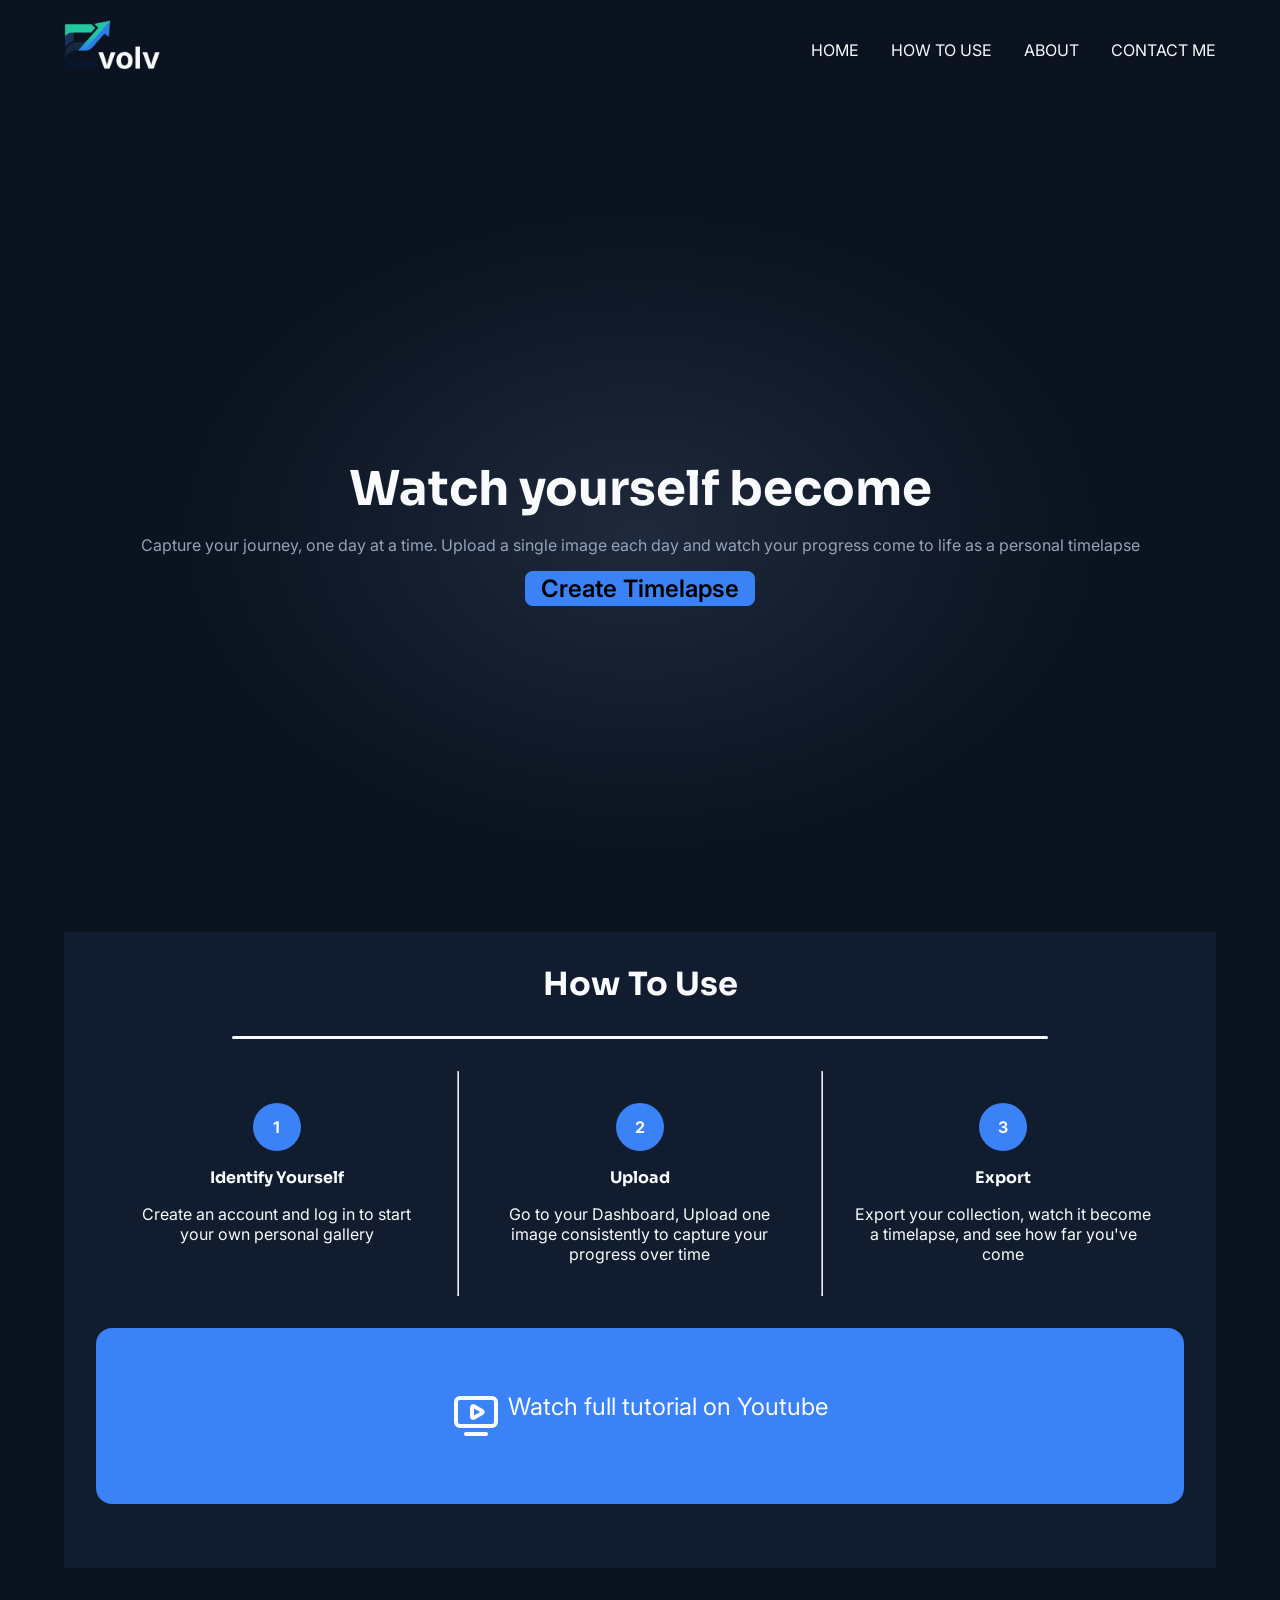
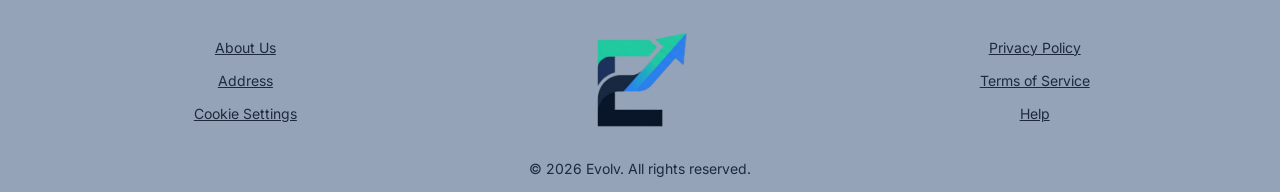
<file: index.html>
<!doctype html>
<html lang="en">
  <head>
    <meta charset="UTF-8" />
    <meta name="viewport" content="width=device-width, initial-scale=1.0" />

    <title>Evolv</title>
    <meta name="description" content="Watch yourself become." />

    <link rel="stylesheet" href="css/global.css" />
    <link rel="stylesheet" href="css/pages_css/landingpage.css" />

    <link rel="preconnect" href="https://fonts.googleapis.com" />
    <link rel="preconnect" href="https://fonts.gstatic.com" crossorigin />
    <link
      href="https://fonts.googleapis.com/css2?family=Alice&family=Anton&family=Baloo+2:wght@400..800&family=Bebas+Neue&family=Fredoka:wght@300..700&family=Inter:ital,opsz,wght@0,14..32,100..900;1,14..32,100..900&family=Lexend:wght@100..900&family=Nunito:ital,wght@0,200..1000;1,200..1000&family=Poppins:ital,wght@0,100;0,200;0,300;0,400;0,500;0,600;0,700;0,800;0,900;1,100;1,200;1,300;1,400;1,500;1,600;1,700;1,800;1,900&family=Sora:wght@100..800&display=swap"
      rel="stylesheet"
    />
  </head>

  <body>
    <div id="body-wrapper" class="parent-container">
      <header class="primary-header">
        <figure id="logo-wrapper">
          <a href="#"><img src="assets/logo_evolv_light.png" /></a>
        </figure>
        <nav id="navlinks">
          <a href="#">HOME</a>
          <a href="#tutorial">HOW TO USE</a>
          <a href="../pages/about.html">ABOUT</a>
          <a href="pages/contact.html">CONTACT ME</a>
        </nav>
      </header>
      <main>
        <section id="hero">
          <h1 class="title title-size">Watch yourself become</h1>
          <p id="hero-desc" class="text">
            Capture your journey, one day at a time. Upload a single image each
            day and watch your progress come to life as a personal timelapse
          </p>
          <a
            href="pages/authentication.html"
            class="action-button"
            id="start-btn"
            >Create Timelapse</a
          >
        </section>
        <section id="tutorial" class="flex-col">
          <h2 class="title second-title-size">How To Use</h2>
          <hr class="divider" />
          <div id="steps-wrapper">
            <div class="step-container">
              <span class="step-number">1</span>
              <p class="step-title title">Identify Yourself</p>
              <p>
                Create an account and log in to start your own personal gallery
              </p>
            </div>
            <hr class="steps-divider" />
            <div class="step-container">
              <span class="step-number">2</span>
              <p class="step-title title">Upload</p>
              <p>
                Go to your Dashboard, Upload one image consistently to capture
                your progress over time
              </p>
            </div>
            <hr class="steps-divider" />
            <div class="step-container">
              <span class="step-number">3</span>
              <p class="step-title title">Export</p>
              <p>
                Export your collection, watch it become a timelapse, and see how
                far you've come
              </p>
            </div>
          </div>
          <article id="yt-container" class="flex-center">
            <a
              href="https://www.youtube.com/watch?v=QDia3e12czc"
              id="ytlink"
              target="_blank"
              ><img src="assets/icons/tv-minimal-play.svg" class="icon" /><span
                >Watch full tutorial on Youtube</span
              ></a
            >
          </article>
        </section>
      </main>
      <footer>
        <div class="footer-child">
          <a href="#">About Us</a>
          <a href="#">Address</a>
          <a href="#">Cookie Settings</a>
        </div>
        <div class="footer-child"><img src="assets/evolv_logo.png" /></div>
        <div class="footer-child">
          <a href="#">Privacy Policy</a>
          <a href="#">Terms of Service</a>
          <a href="#">Help</a>
        </div>
        <p id="right-reserve">© 2026 Evolv. All rights reserved.</p>
      </footer>
      <script src="js/global.js"></script>
    </div>
  </body>
</html>
</file>
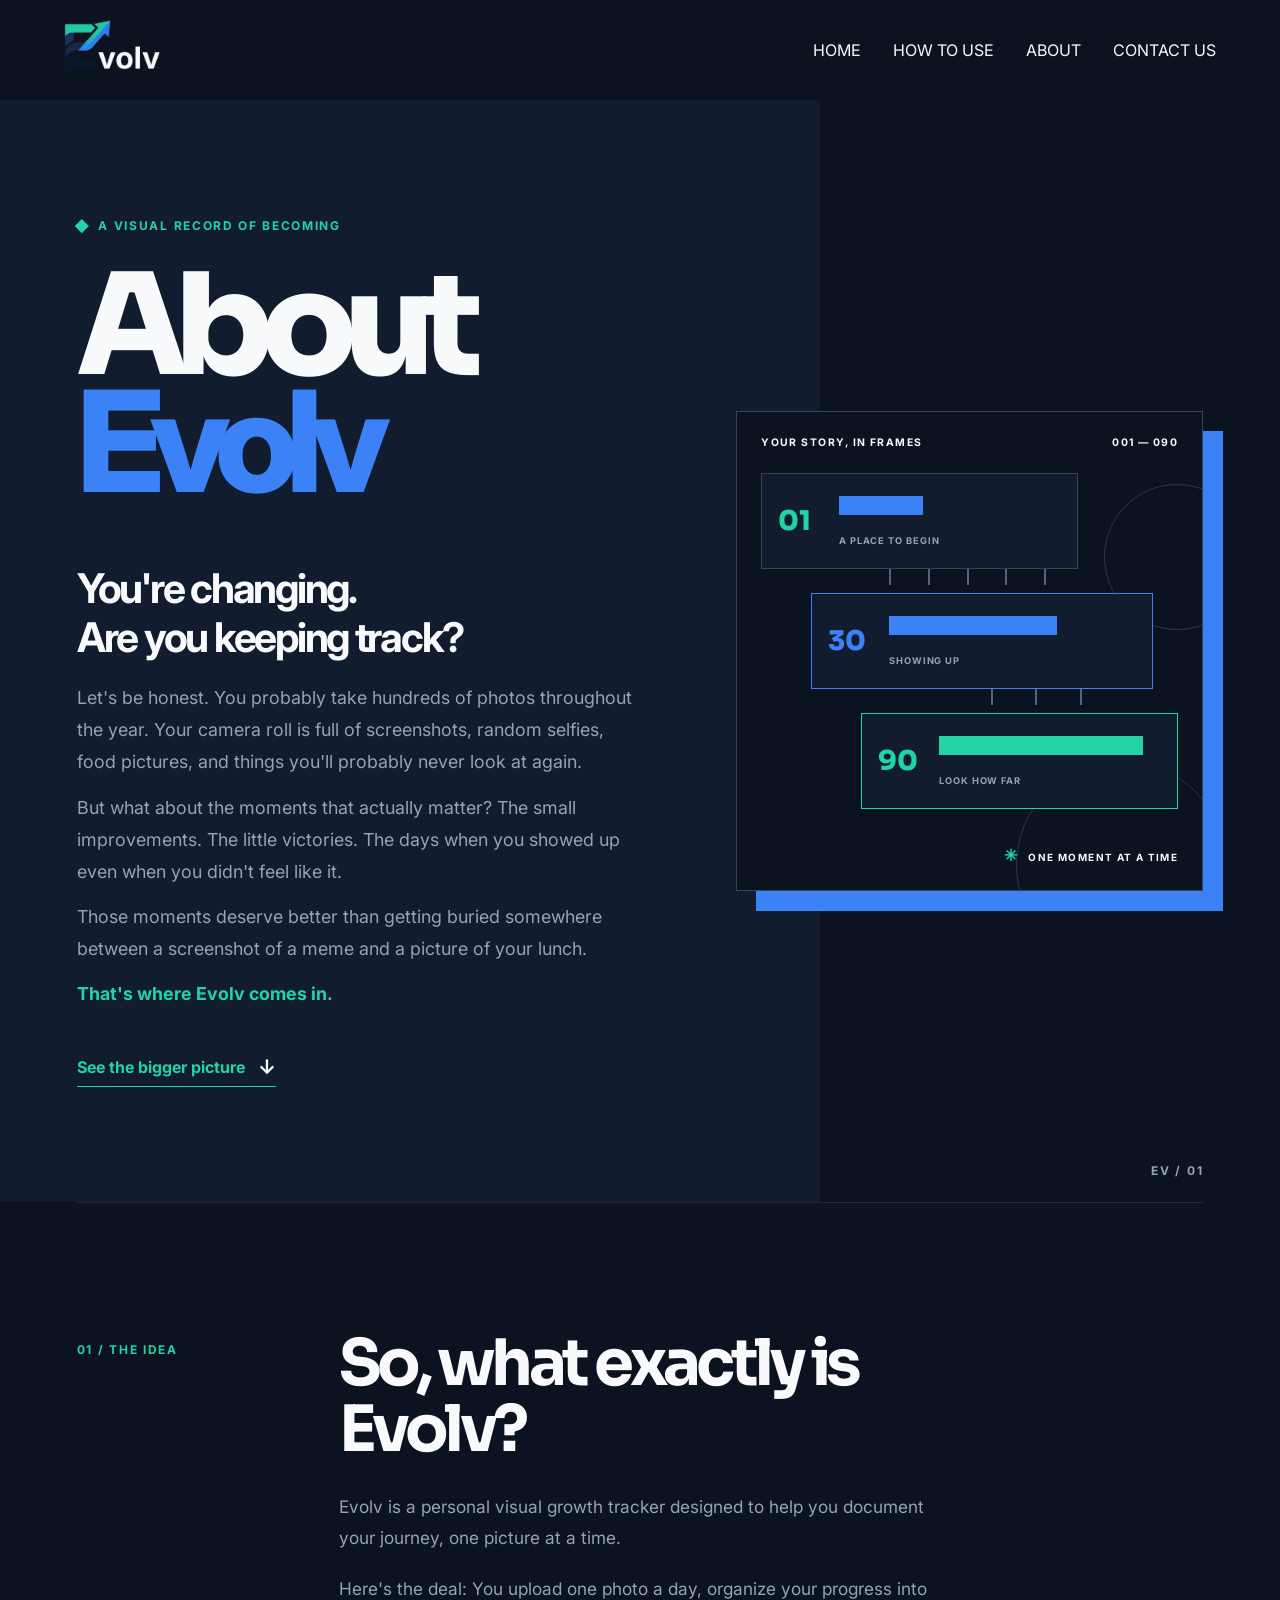
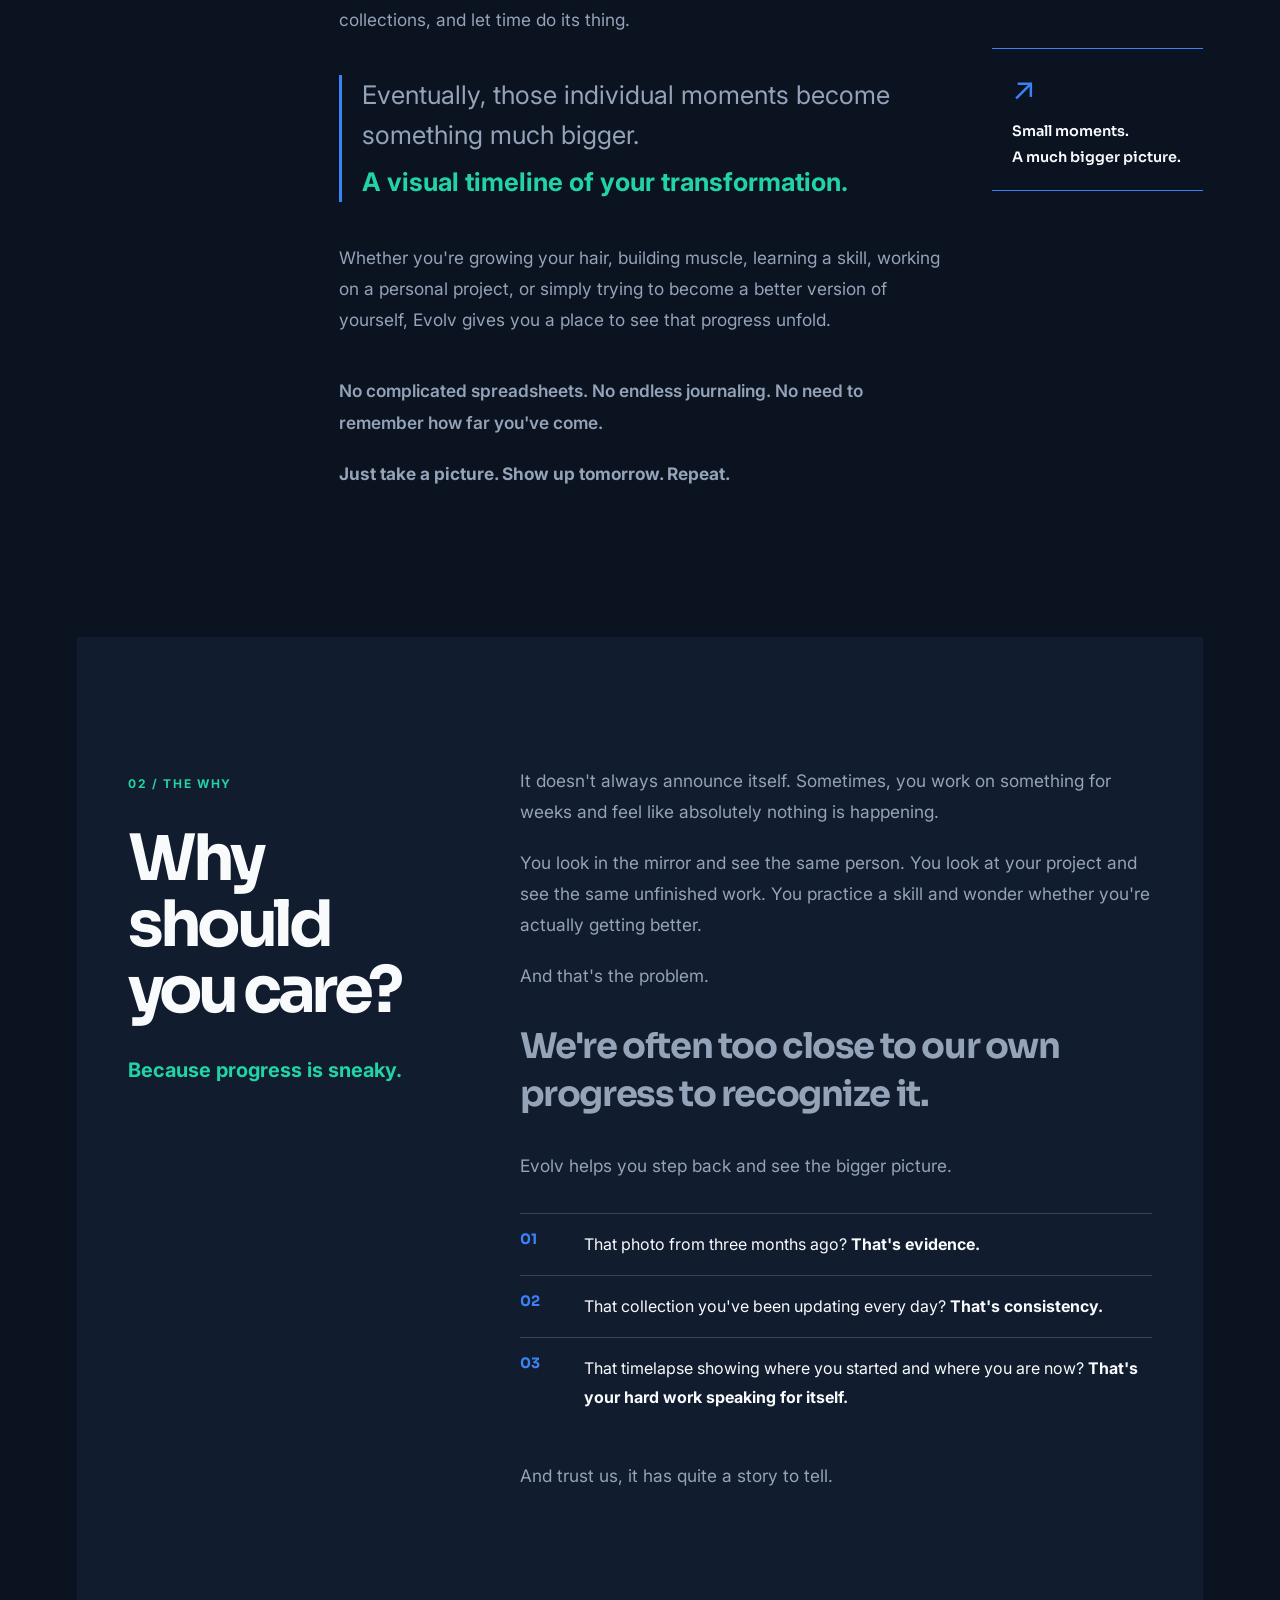
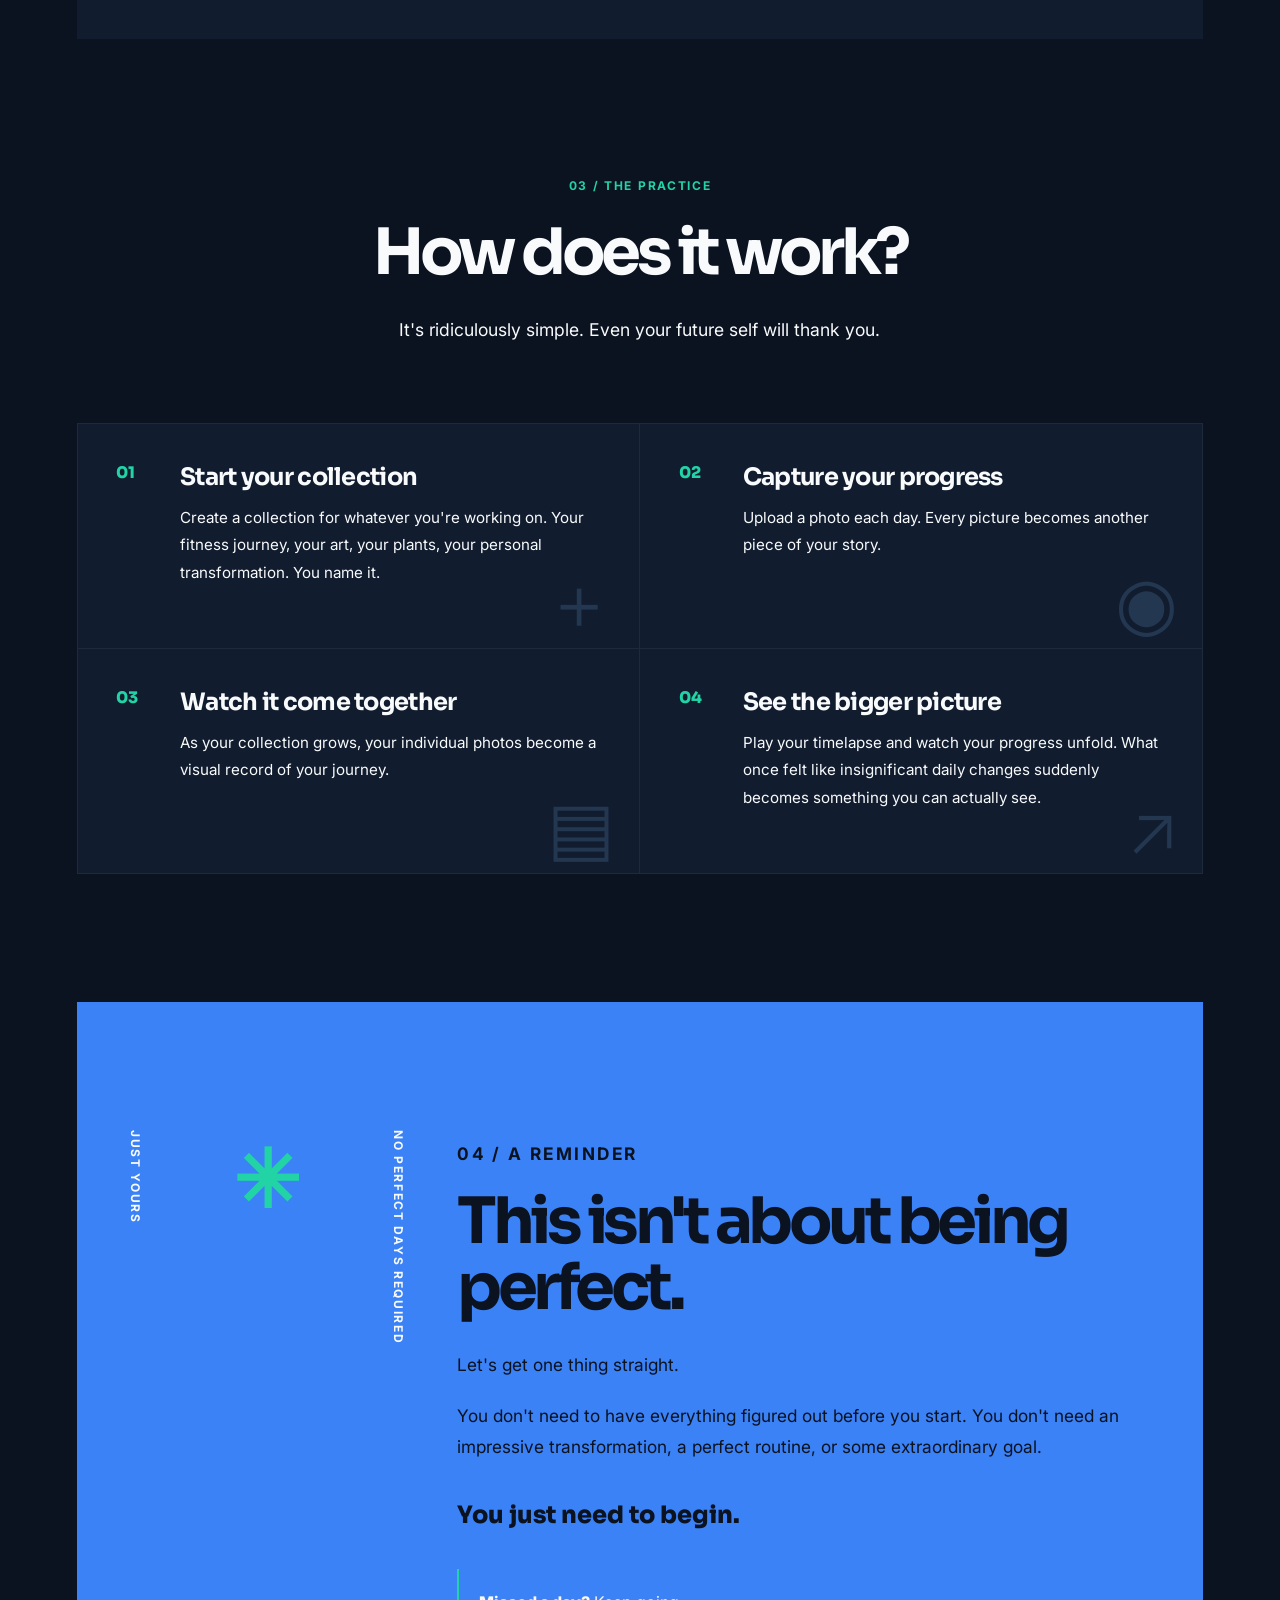
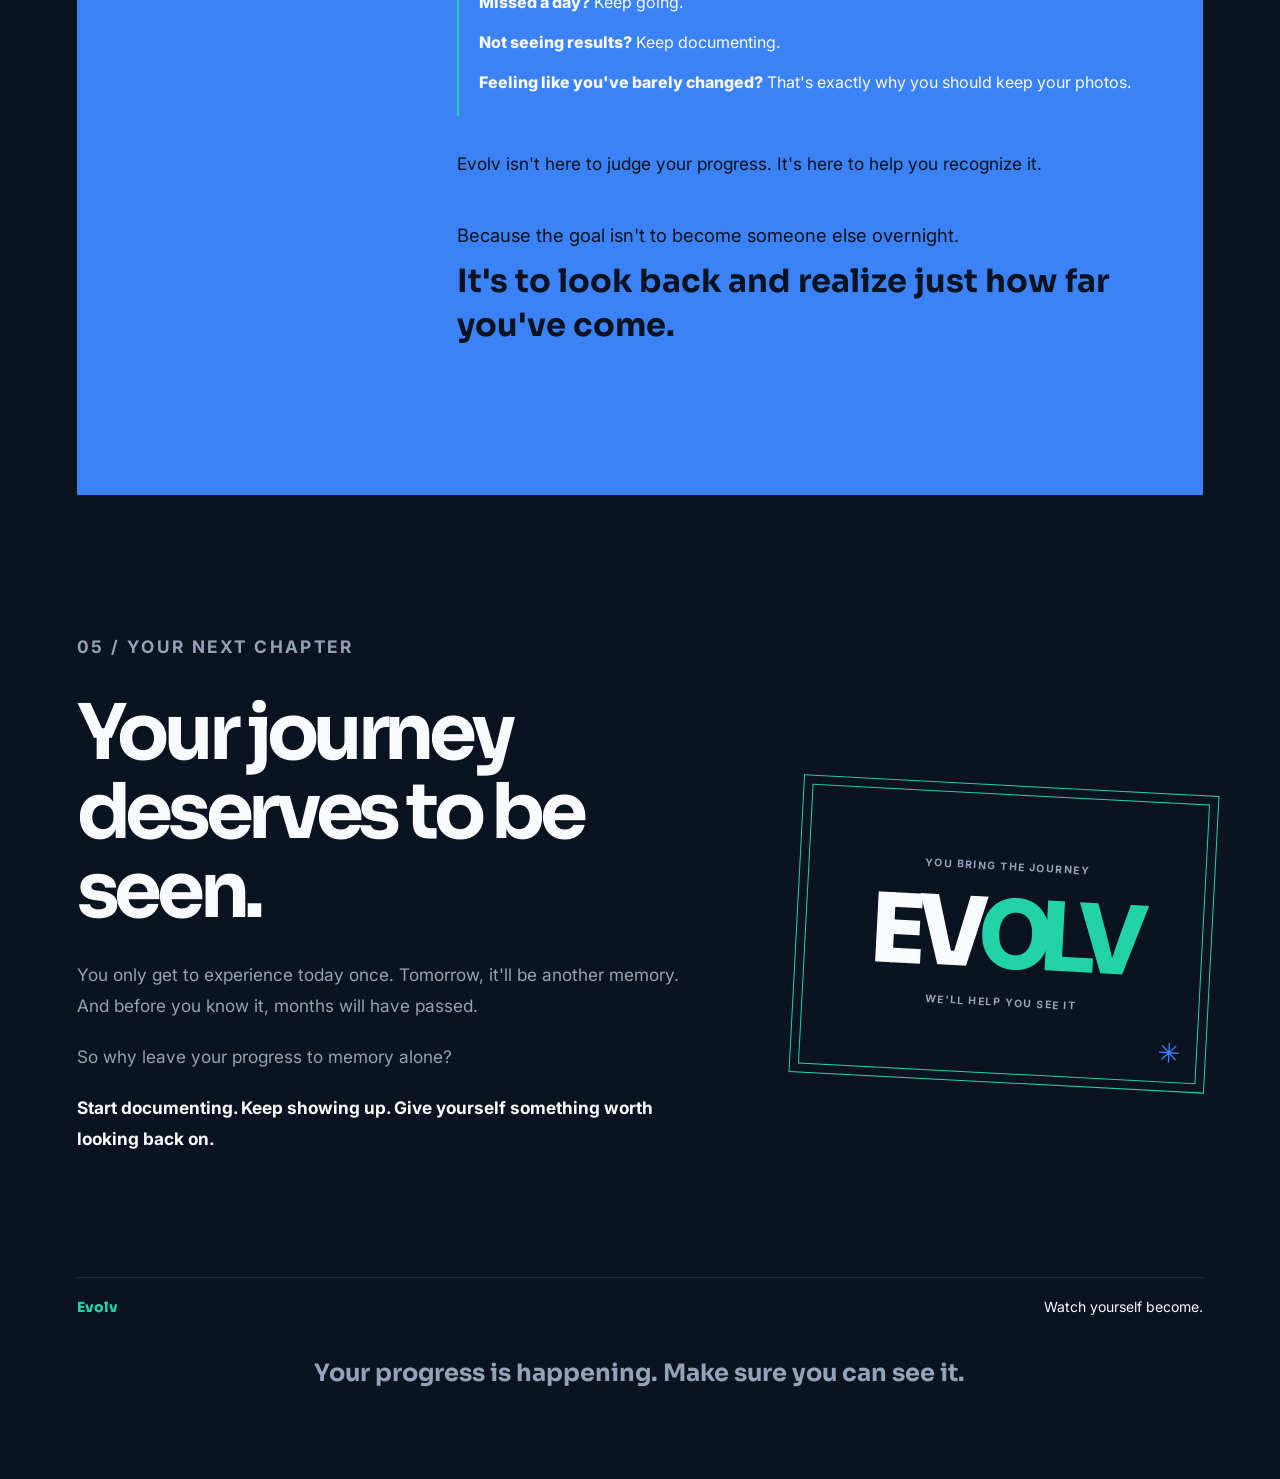
<file: pages/about.html>
<!doctype html>
<html lang="en">
  <head>
    <meta charset="UTF-8" />
    <meta name="viewport" content="width=device-width, initial-scale=1.0" />

    <title>About Evolv</title>

    <link rel="stylesheet" href="../css/global.css" />
    <link rel="stylesheet" href="../css/pages_css/about.css" />

    <link rel="preconnect" href="https://fonts.googleapis.com" />
    <link rel="preconnect" href="https://fonts.gstatic.com" crossorigin />
    <link
      href="https://fonts.googleapis.com/css2?family=Alice&family=Anton&family=Baloo+2:wght@400..800&family=Bebas+Neue&family=Fredoka:wght@300..700&family=Inter:ital,opsz,wght@0,14..32,100..900;1,14..32,100..900&family=Lexend:wght@100..900&family=Nunito:ital,wght@0,200..1000;1,200..1000&family=Poppins:ital,wght@0,100;0,200;0,300;0,400;0,500;0,600;0,700;0,800;0,900;1,100;1,200;1,300;1,400;1,500;1,600;1,700;1,800;1,900&family=Sora:wght@100..800&display=swap"
      rel="stylesheet"
    />
  </head>
  <body>
    <header class="primary-header">
      <figure id="logo-wrapper">
        <a href="#"><img src="../assets/logo_evolv_light.png" /></a>
      </figure>
      <nav id="navlinks">
        <a href="../index.html">HOME</a>
        <a href="../index.html#tutorial">HOW TO USE</a>
        <a href="../pages/about.html">ABOUT</a>
        <a href="contact.html">CONTACT US</a>
      </nav>
    </header>

    <main id="about-main">
      <section class="about-hero" aria-labelledby="about-title">
        <div class="about-hero-copy" data-reveal>
          <p class="about-eyebrow">
            <span class="eyebrow-mark" aria-hidden="true"></span>
            A visual record of becoming
          </p>
          <h1 id="about-title">
            About <span>Evolv</span>
          </h1>
          <p class="about-hero-question">You're changing.<br />Are you keeping track?</p>
          <div class="about-hero-intro">
            <p>
              Let's be honest. You probably take hundreds of photos throughout
              the year. Your camera roll is full of screenshots, random
              selfies, food pictures, and things you'll probably never look at
              again.
            </p>
            <p>
              But what about the moments that actually matter? The small
              improvements. The little victories. The days when you showed up
              even when you didn't feel like it.
            </p>
            <p>
              Those moments deserve better than getting buried somewhere
              between a screenshot of a meme and a picture of your lunch.
            </p>
            <p class="hero-evolv-line"><strong>That's where Evolv comes in.</strong></p>
          </div>
          <a class="about-link" href="#why-evolv">
            See the bigger picture <span aria-hidden="true">↓</span>
          </a>
        </div>

        <div
          class="progress-art"
          role="img"
          aria-label="An illustrated timeline connecting three moments of progress, from day one to day ninety"
          data-reveal
        >
          <div class="progress-art-topline">
            <span>YOUR STORY, IN FRAMES</span>
            <span>001 — 090</span>
          </div>
          <div class="progress-frame progress-frame-first">
            <span class="frame-number">01</span>
            <span class="frame-shape frame-shape-one"></span>
            <span class="frame-caption">A place to begin</span>
          </div>
          <div class="progress-connector" aria-hidden="true">
            <span></span><span></span><span></span><span></span><span></span>
          </div>
          <div class="progress-frame progress-frame-middle">
            <span class="frame-number">30</span>
            <span class="frame-shape frame-shape-two"></span>
            <span class="frame-caption">Showing up</span>
          </div>
          <div class="progress-connector progress-connector-short" aria-hidden="true">
            <span></span><span></span><span></span>
          </div>
          <div class="progress-frame progress-frame-last">
            <span class="frame-number">90</span>
            <span class="frame-shape frame-shape-three"></span>
            <span class="frame-caption">Look how far</span>
          </div>
          <p class="progress-art-note">
            <span aria-hidden="true">✳</span> One moment at a time
          </p>
        </div>
        <div class="hero-index" aria-hidden="true">EV / 01</div>
      </section>

      <section class="about-section about-intro" aria-labelledby="what-is-evolv" data-reveal>
        <p class="section-index">01 / THE IDEA</p>
        <div class="section-copy">
          <h2 id="what-is-evolv">So, what exactly is Evolv?</h2>
          <p>
            Evolv is a personal visual growth tracker designed to help you
            document your journey, one picture at a time.
          </p>
          <p>
            Here's the deal: You upload one photo a day, organize your progress
            into collections, and let time do its thing.
          </p>
          <p class="pull-quote">
            Eventually, those individual moments become something much bigger.
            <strong>A visual timeline of your transformation.</strong>
          </p>
          <p>
            Whether you're growing your hair, building muscle, learning a skill,
            working on a personal project, or simply trying to become a better
            version of yourself, Evolv gives you a place to see that progress
            unfold.
          </p>
          <p class="about-short-list">
            No complicated spreadsheets. No endless journaling. No need to
            remember how far you've come.
          </p>
          <p class="about-repeat">Just take a picture. Show up tomorrow. Repeat.</p>
        </div>
        <aside class="margin-note" aria-label="A note about how Evolv works">
          <span class="margin-note-symbol" aria-hidden="true">↗</span>
          <p>Small moments.<br />A much bigger picture.</p>
        </aside>
      </section>

      <section class="about-section about-why" id="why-evolv" aria-labelledby="why-title" data-reveal>
        <div class="why-heading">
          <p class="section-index">02 / THE WHY</p>
          <h2 id="why-title">Why should<br />you care?</h2>
          <p class="why-lede">Because progress is sneaky.</p>
        </div>
        <div class="why-copy">
          <p>
            It doesn't always announce itself. Sometimes, you work on something
            for weeks and feel like absolutely nothing is happening.
          </p>
          <p>
            You look in the mirror and see the same person. You look at your
            project and see the same unfinished work. You practice a skill and
            wonder whether you're actually getting better.
          </p>
          <p>And that's the problem.</p>
          <p class="why-emphasis">
            We're often too close to our own progress to recognize it.
          </p>
          <p>Evolv helps you step back and see the bigger picture.</p>
          <ul class="evidence-list" aria-label="What your progress can show you">
            <li><span>01</span><p>That photo from three months ago? <strong>That's evidence.</strong></p></li>
            <li><span>02</span><p>That collection you've been updating every day? <strong>That's consistency.</strong></p></li>
            <li><span>03</span><p>That timelapse showing where you started and where you are now? <strong>That's your hard work speaking for itself.</strong></p></li>
          </ul>
          <p>And trust us, it has quite a story to tell.</p>
        </div>
      </section>

      <section class="about-process" aria-labelledby="how-title" data-reveal>
        <div class="process-heading">
          <p class="section-index">03 / THE PRACTICE</p>
          <h2 id="how-title">How does it work?</h2>
          <p>It's ridiculously simple. Even your future self will thank you.</p>
        </div>
        <ol class="process-steps">
          <li>
            <span class="step-number">01</span>
            <div>
              <h3>Start your collection</h3>
              <p>
                Create a collection for whatever you're working on. Your
                fitness journey, your art, your plants, your personal
                transformation. You name it.
              </p>
            </div>
            <span class="step-symbol step-symbol-one" aria-hidden="true">＋</span>
          </li>
          <li>
            <span class="step-number">02</span>
            <div>
              <h3>Capture your progress</h3>
              <p>Upload a photo each day. Every picture becomes another piece of your story.</p>
            </div>
            <span class="step-symbol step-symbol-two" aria-hidden="true">◉</span>
          </li>
          <li>
            <span class="step-number">03</span>
            <div>
              <h3>Watch it come together</h3>
              <p>As your collection grows, your individual photos become a visual record of your journey.</p>
            </div>
            <span class="step-symbol step-symbol-three" aria-hidden="true">▤</span>
          </li>
          <li>
            <span class="step-number">04</span>
            <div>
              <h3>See the bigger picture</h3>
              <p>
                Play your timelapse and watch your progress unfold. What once
                felt like insignificant daily changes suddenly becomes
                something you can actually see.
              </p>
            </div>
            <span class="step-symbol step-symbol-four" aria-hidden="true">↗</span>
          </li>
        </ol>
      </section>

      <section class="about-section about-permission" aria-labelledby="permission-title" data-reveal>
        <div class="permission-aside" aria-hidden="true">
          <span>NO PERFECT DAYS REQUIRED</span>
          <span class="permission-mark">✳</span>
          <span>JUST YOURS</span>
        </div>
        <div class="permission-copy">
          <p class="section-index">04 / A REMINDER</p>
          <h2 id="permission-title">This isn't about being perfect.</h2>
          <p>Let's get one thing straight.</p>
          <p>
            You don't need to have everything figured out before you start. You
            don't need an impressive transformation, a perfect routine, or some
            extraordinary goal.
          </p>
          <p class="permission-start">You just need to begin.</p>
          <ul class="keep-going-list">
            <li><strong>Missed a day?</strong> Keep going.</li>
            <li><strong>Not seeing results?</strong> Keep documenting.</li>
            <li><strong>Feeling like you've barely changed?</strong> That's exactly why you should keep your photos.</li>
          </ul>
          <p>
            Evolv isn't here to judge your progress. It's here to help you
            recognize it.
          </p>
          <p class="permission-close">
            Because the goal isn't to become someone else overnight.
            <strong>It's to look back and realize just how far you've come.</strong>
          </p>
        </div>
      </section>

      <section class="about-finale" aria-labelledby="finale-title" data-reveal>
        <p class="section-index">05 / YOUR NEXT CHAPTER</p>
        <div class="finale-grid">
          <div>
            <h2 id="finale-title">Your journey deserves to be seen.</h2>
            <p>
              You only get to experience today once. Tomorrow, it'll be another
              memory. And before you know it, months will have passed.
            </p>
            <p>So why leave your progress to memory alone?</p>
            <p class="finale-action">
              Start documenting. Keep showing up. Give yourself something worth
              looking back on.
            </p>
          </div>
          <div
            class="finale-stamp"
            role="img"
            aria-label="You bring the journey. We'll help you see it."
          >
            <span class="stamp-top">YOU BRING THE JOURNEY</span>
            <span class="stamp-logo">EV<span>OLV</span></span>
            <span class="stamp-bottom">WE'LL HELP YOU SEE IT</span>
            <span class="stamp-star" aria-hidden="true">✳</span>
          </div>
        </div>
        <div class="finale-signoff">
          <span>Evolv</span>
          <span>Watch yourself become.</span>
        </div>
        <p class="finale-last-line">Your progress is happening. Make sure you can see it.</p>
      </section>
    </main>
    <script src="../js/pages_js/about.js" defer></script>
    <script src="../js/global.js" defer></script>
  </body>
</html>
</file>
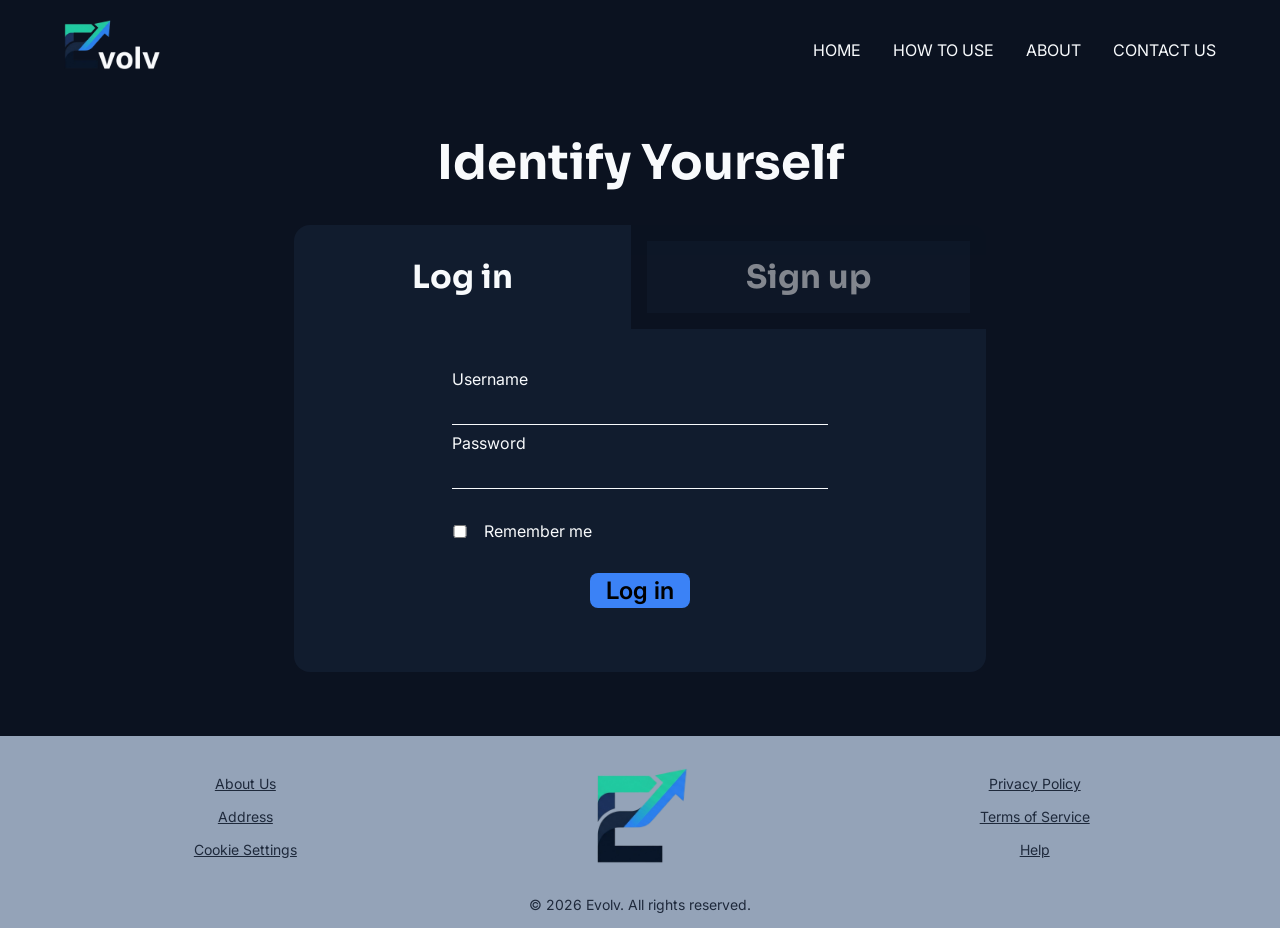
<file: pages/authentication.html>
<!doctype html>
<html lang="en">
  <head>
    <meta charset="UTF-8" />
    <meta name="viewport" content="width=device-width, initial-scale=1.0" />

    <title>Login and Signup</title>

    <link rel="stylesheet" href="../css/global.css" />
    <link rel="stylesheet" href="../css/pages_css/authentication.css" />

    <link rel="preconnect" href="https://fonts.googleapis.com" />
    <link rel="preconnect" href="https://fonts.gstatic.com" crossorigin />
    <link
      href="https://fonts.googleapis.com/css2?family=Alice&family=Anton&family=Baloo+2:wght@400..800&family=Bebas+Neue&family=Fredoka:wght@300..700&family=Inter:ital,opsz,wght@0,14..32,100..900;1,14..32,100..900&family=Lexend:wght@100..900&family=Nunito:ital,wght@0,200..1000;1,200..1000&family=Poppins:ital,wght@0,100;0,200;0,300;0,400;0,500;0,600;0,700;0,800;0,900;1,100;1,200;1,300;1,400;1,500;1,600;1,700;1,800;1,900&family=Sora:wght@100..800&display=swap"
      rel="stylesheet"
    />
  </head>

  <body>
    <header class="primary-header">
      <figure id="logo-wrapper">
        <a href="../index.html"><img src="../assets/logo_evolv_light.png" /></a>
      </figure>
      <nav id="navlinks">
        <a href="../index.html">HOME</a>
        <a href="../index.html#tutorial">HOW TO USE</a>
        <a href="../pages/about.html">ABOUT</a>
        <a href="contact.html">CONTACT US</a>
      </nav>
    </header>

    <main>
      <h1 class="title title-size">Identify Yourself</h1>
      <div id="auth-wrapper">
        <div id="auth-btn-wrapper">
          <button
            id="login-tab"
            role="tab"
            aria-controls="login-form"
            aria-selected="true"
          >
            <h2 class="title second-title-size">Log in</h2>
          </button>
          <button
            id="signup-tab"
            role="tab"
            aria-controls="signup-form"
            aria-selected="false"
          >
            <h2 class="title second-title-size">Sign up</h2>
          </button>
        </div>
        <div id="form-wrapper">
          <form
            id="login-form"
            action="/data"
            method="POST"
            role="tabpanel"
            aria-labelledby="login-tab"
          >
            <div class="input-wrapper input-decor">
              <label for="username" id="name-label" class="input-labels"
                >Username</label
              >
              <input
                type="text"
                name="username"
                id="username"
                class="auth-input"
                required
              />
            </div>
            <div class="input-wrapper input-decor">
              <label for="username" id="pass-label" class="input-labels"
                >Password</label
              >
              <input
                type="password"
                name="password"
                id="password"
                class="auth-input"
                required
              />
            </div>
            <div id="remember-wrapper">
              <input
                type="checkbox"
                name="remember"
                value="yes"
                id="remember"
                required
              /><label for="remember">Remember me</label>
            </div>

            <button type="submit" class="action-button" id="log-in-btn">
              Log in
            </button>
          </form>
          <form
            id="signup-form"
            action="/data"
            method="POST"
            role="tabpanel"
            aria-labelledby="signup-tab"
            hidden
          >
            <div class="input-wrapper input-decor">
              <label
                for="username-apply"
                id="name-label-apply"
                class="input-labels"
                >Username</label
              >
              <input
                type="text"
                name="username-apply"
                id="username-apply"
                class="auth-input"
                required
              />
            </div>
            <div class="input-wrapper input-decor">
              <label for="email" id="email-label" class="input-labels"
                >Email</label
              >
              <input
                type="text"
                name="email"
                id="email"
                class="auth-input"
                required
              />
            </div>
            <div class="input-wrapper input-decor">
              <label for="pass-apply" id="pass-label-apply" class="input-labels"
                >Password</label
              >
              <input
                type="password"
                name="pass-apply"
                id="pass-apply"
                class="auth-input"
                required
              />
            </div>
            <div class="input-wrapper input-decor">
              <label
                for="confirm-pass-apply"
                id="confirm-pass-label-apply"
                class="input-labels"
                >Confirm Password</label
              >
              <input
                type="password"
                name="confirm-pass-apply"
                id="confirm-pass-apply"
                class="auth-input"
                required
              />
            </div>
            <button type="submit" class="action-button" id="sign-up-btn">
              Sign up
            </button>
          </form>
        </div>
      </div>
    </main>
    <footer>
      <div class="footer-child">
        <a href="#">About Us</a>
        <a href="#">Address</a>
        <a href="#">Cookie Settings</a>
      </div>
      <div class="footer-child"><img src="../assets/evolv_logo.png" /></div>
      <div class="footer-child">
        <a href="#">Privacy Policy</a>
        <a href="#">Terms of Service</a>
        <a href="#">Help</a>
      </div>
      <p id="right-reserve">© 2026 Evolv. All rights reserved.</p>
    </footer>
    <script src="../js/global.js"></script>
    <script src="../js/pages_js/authentication.js"></script>
  </body>
</html>
</file>
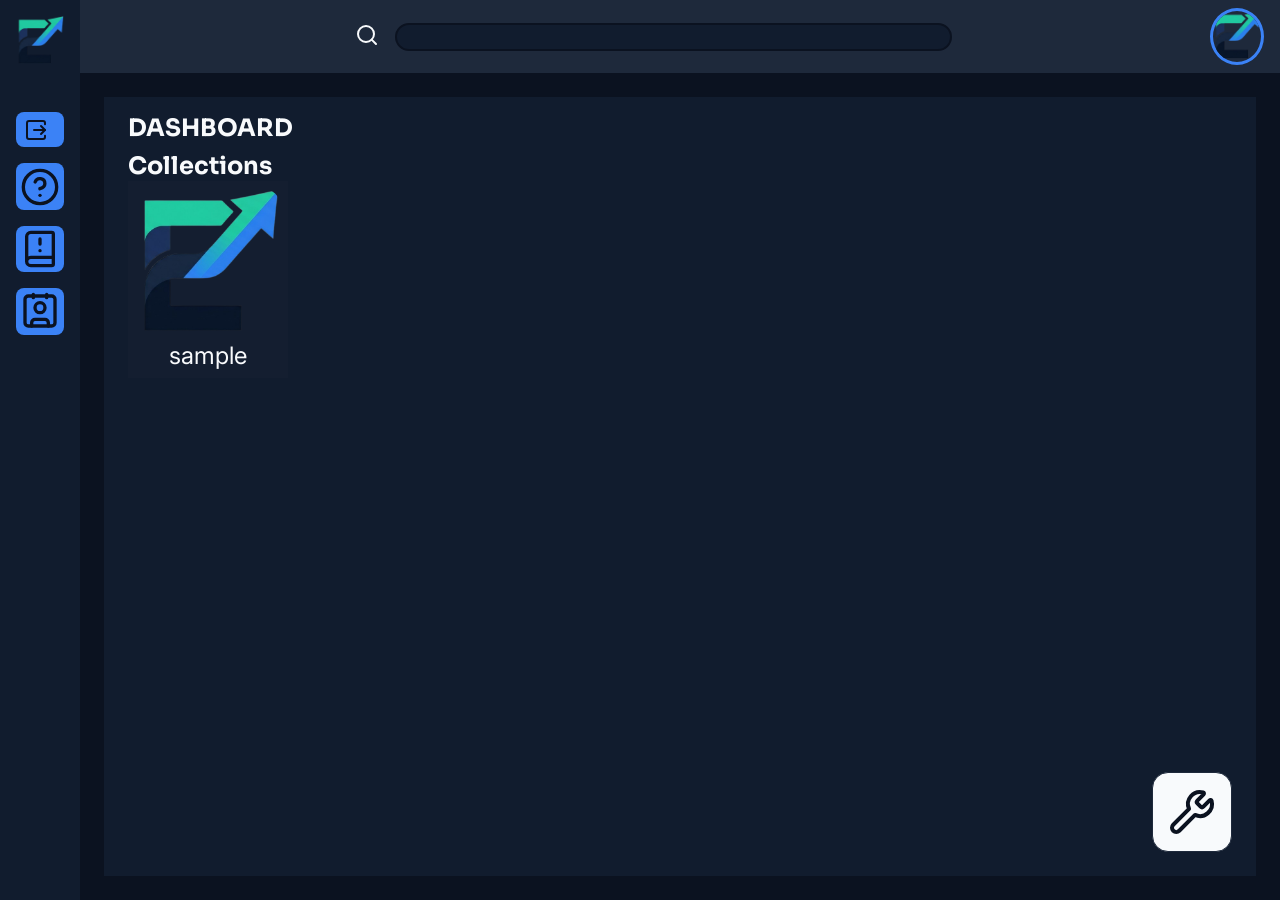
<file: pages/dashboard.html>
<!doctype html>
<html lang="en">
  <head>
    <meta charset="UTF-8" />
    <meta name="viewport" content="width=device-width, initial-scale=1.0" />

    <title>Login and Signup</title>

    <link rel="stylesheet" href="../css/global.css" />
    <link rel="stylesheet" href="../css/pages_css/dashboard.css" />
    <link rel="stylesheet" href="../css/pages_css/global_modal.css" />

    <link rel="preconnect" href="https://fonts.googleapis.com" />
    <link rel="preconnect" href="https://fonts.gstatic.com" crossorigin />
    <link
      href="https://fonts.googleapis.com/css2?family=Alice&family=Anton&family=Baloo+2:wght@400..800&family=Bebas+Neue&family=Fredoka:wght@300..700&family=Inter:ital,opsz,wght@0,14..32,100..900;1,14..32,100..900&family=Lexend:wght@100..900&family=Nunito:ital,wght@0,200..1000;1,200..1000&family=Poppins:ital,wght@0,100;0,200;0,300;0,400;0,500;0,600;0,700;0,800;0,900;1,100;1,200;1,300;1,400;1,500;1,600;1,700;1,800;1,900&family=Sora:wght@100..800&display=swap"
      rel="stylesheet"
    />
  </head>
  <body>
    <header>
      <div id="search-wrapper">
        <label for="search-bar"
          ><img src="../assets/icons/search-icon.svg"
        /></label>

        <input type="search" name="search-bar" id="search-bar" />
      </div>
      <div id="header-icon-wrapper">
        <button
          id="profile-wrapper"
          aria-haspopup="menu"
          aria-expanded="false"
          aria-controls="hamburgerMenu"
        >
          <img
            src="../assets/evolv_logo.png"
            alt="user-profile"
            id="profile-image"
          />
          <figcaption id="profile-name">Guest 12331</figcaption>
        </button>

        <section id="hamburgerMenu" class="drop-down-menu" hidden>
          <a href="profile.html"
            ><img
              src="../assets/icons/contact-dark.svg"
              class="icon"
            />Profile</a
          >
          <a href="#"
            ><img
              src="../assets/icons/contact-dark.svg"
              class="icon"
            />Log-in</a
          >
        </section>
      </div>
    </header>
    <aside
      id="collapsible"
      aria-expanded="false"
      aria-controls="toggle-sidebar"
      aria-label="Collapse sidebar"
    >
      <img src="../assets/evolv_logo.png" alt="evolv-logo" id="dashboardLogo" />
      <div id="aside-btn-wrapper">
        <button class="action-button" id="toggle-sidebar">
          <img src="../assets/icons/arrow-right-dark.svg" class="icon" />
        </button>
        <button class="action-button aside-button">
          <img
            src="../assets/icons/circle-question-mark-dark.svg"
            class="icon"
          />
        </button>
        <button class="action-button aside-button">
          <img src="../assets/icons/book-alert-dark.svg" class="icon" />
        </button>
        <button
          class="action-button aside-button contact-button"
          aria-label="Contact us"
        >
          <img src="../assets/icons/contact-dark.svg" class="icon" alt="" />
        </button>
      </div>
    </aside>
    <main id="gallery-wrapper">
      <section id="gallery-folder">
        <h1 class="title">DASHBOARD</h1>
        <h2 class="title">Collections</h2>
        <div id="folders"></div>
      </section>
      <button id="toolset" class="flex-center">
        <img
          src="../assets/icons/wrench_icon_dark.svg"
          id="toolset-icon"
          class="icon"
        />
      </button>
      <div id="tool-menu">
        <button
          class="tool"
          id="openUploadModal"
          aria-label="Upload"
          data-tooltip="Upload"
        >
          <img src="../assets/icons/plus.svg" class="icon" />
        </button>
      </div>
      <dialog id="create-folder-modal-wrapper">
        <form class="modals-design">
          <section class="flex-col" id="modal-content-wrapper">
            <button type="button" class="close-modal-btn" id="closeUploadModal">
              <img
                src="../assets/icons/x.svg"
                alt="close-modal-button"
                class="icon"
              />
            </button>
            <h2 class="title second-title-size">Create New Folder</h2>
            <div class="modal-input-wrapper">
              <label for="create-title-input" class="modal-label">Title:</label>
              <input
                type="text"
                name="create-title-input"
                id="create-title-input"
                class="input-design"
              />
            </div>
            <div class="modal-input-wrapper">
              <label for="upload-time" class="modal-label">Upload Per:</label>
              <select name="upload-time" id="upload-time" class="dropdown">
                <option value="1">Per 1 Day</option>
                <option value="3">Per 3 Day</option>
                <option value="7">Per 1 Week</option>
                <option value="gif">GIF (12 upload)</option>
                <option value="premium">500 Upload Anytime(Premium)</option>
              </select>
            </div>
            <button type="button" class="action-button" id="create-btn">
              Create
            </button>
          </section>
        </form>
      </dialog>
    </main>

    <script src="../js/global_tool.js"></script>
    <script src="../js/pages_js/dashboard.js"></script>
    <script src="../js/global.js"></script>
  </body>
</html>
</file>
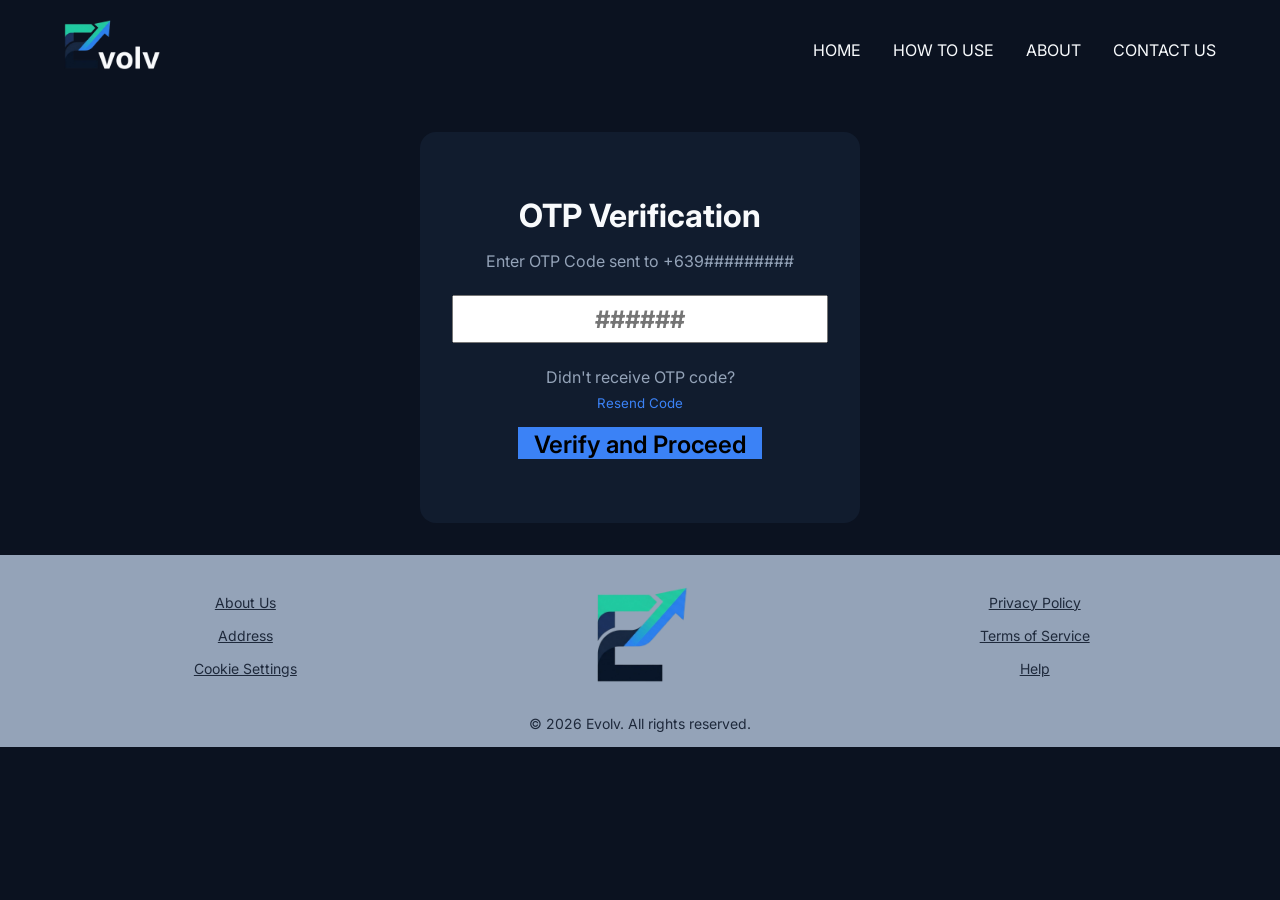
<file: pages/otp.html>
<!doctype html>
<html lang="en">
  <head>
    <meta charset="UTF-8" />
    <meta name="viewport" content="width=device-width, initial-scale=1.0" />

    <title>OTP Verification</title>

    <link rel="stylesheet" href="../css/global.css" />
    <link rel="stylesheet" href="../css/pages_css/otp.css" />

    <link rel="preconnect" href="https://fonts.googleapis.com" />
    <link rel="preconnect" href="https://fonts.gstatic.com" crossorigin />
    <link
      href="https://fonts.googleapis.com/css2?family=Alice&family=Anton&family=Baloo+2:wght@400..800&family=Bebas+Neue&family=Fredoka:wght@300..700&family=Inter:ital,opsz,wght@0,14..32,100..900;1,14..32,100..900&family=Lexend:wght@100..900&family=Nunito:ital,wght@0,200..1000;1,200..1000&family=Poppins:ital,wght@0,100;0,200;0,300;0,400;0,500;0,600;0,700;0,800;0,900;1,100;1,200;1,300;1,400;1,500;1,600;1,700;1,800;1,900&family=Sora:wght@100..800&display=swap"
      rel="stylesheet"
    />
  </head>

  <body>
    <header class="primary-header">
      <figure id="logo-wrapper">
        <a href="../index.html"
          ><img src="../assets/logo_evolv_light.png" alt="Evolv home"
        /></a>
      </figure>
      <nav id="navlinks">
        <a href="../index.html">HOME</a>
        <a href="../index.html#tutorial">HOW TO USE</a>
        <a href="about.html">ABOUT</a>
        <a href="contact.html">CONTACT US</a>
      </nav>
    </header>

    <main>
      <form id="otp-form">
        <h1>OTP Verification</h1>
        <p id="sub-title">Enter OTP Code sent to +639#########</p>
        <input type="number" id="otp-input" placeholder="######" required />
        <section id="resend-group">
          <p id="question">Didn't receive OTP code?</p>
          <button type="button" id="resend-btn">Resend Code</button>
        </section>
        <button type="submit" id="verify-btn" class="action-button">
          Verify and Proceed
        </button>
      </form>
    </main>

    <footer>
      <div class="footer-child">
        <a href="#">About Us</a>
        <a href="#">Address</a>
        <a href="#">Cookie Settings</a>
      </div>
      <div class="footer-child">
        <img src="../assets/evolv_logo.png" alt="Evolv" />
      </div>
      <div class="footer-child">
        <a href="#">Privacy Policy</a>
        <a href="#">Terms of Service</a>
        <a href="#">Help</a>
      </div>
      <p id="right-reserve">© 2026 Evolv. All rights reserved.</p>
    </footer>

    <script src="../js/global.js" defer></script>
    <script src="../js/pages_js/otp.js" defer></script>
  </body>
</html>
</file>
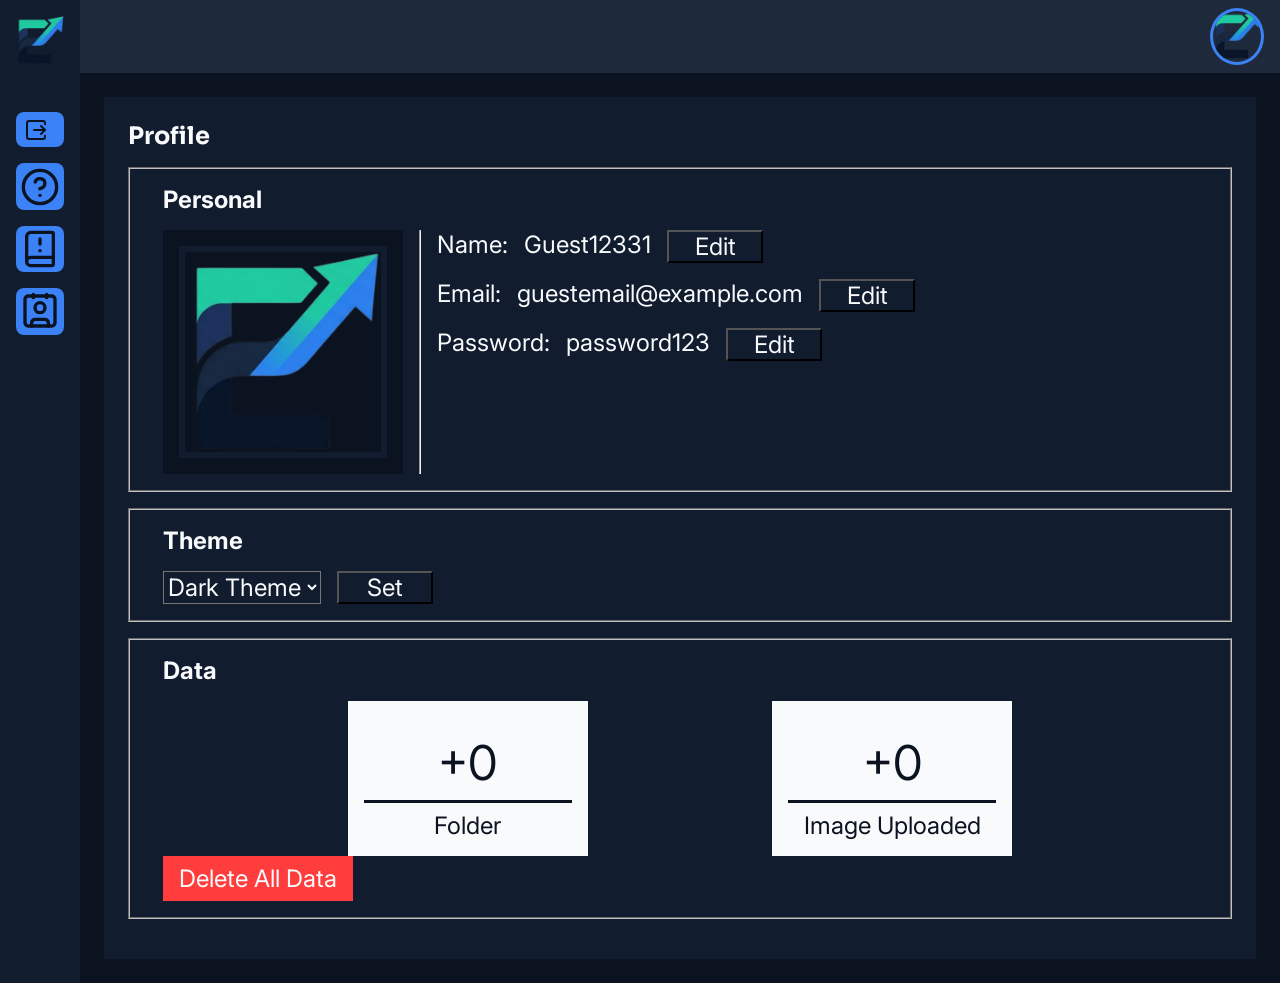
<file: pages/profile.html>
<!doctype html>
<html lang="en">
  <head>
    <meta charset="UTF-8" />
    <meta name="viewport" content="width=device-width, initial-scale=1.0" />

    <title>Profile</title>

    <link rel="stylesheet" href="../css/global.css" />
    <link rel="stylesheet" href="../css/pages_css/profile.css" />
    <link rel="stylesheet" href="../css/pages_css/global_modal.css" />

    <link rel="preconnect" href="https://fonts.googleapis.com" />
    <link rel="preconnect" href="https://fonts.gstatic.com" crossorigin />
    <link
      href="https://fonts.googleapis.com/css2?family=Alice&family=Anton&family=Baloo+2:wght@400..800&family=Bebas+Neue&family=Fredoka:wght@300..700&family=Inter:ital,opsz,wght@0,14..32,100..900;1,14..32,100..900&family=Lexend:wght@100..900&family=Nunito:ital,wght@0,200..1000;1,200..1000&family=Poppins:ital,wght@0,100;0,200;0,300;0,400;0,500;0,600;0,700;0,800;0,900;1,100;1,200;1,300;1,400;1,500;1,600;1,700;1,800;1,900&family=Sora:wght@100..800&display=swap"
      rel="stylesheet"
    />
  </head>
  <body>
    <header>
      <div id="header-icon-wrapper">
        <button
          id="profile-wrapper"
          aria-haspopup="menu"
          aria-expanded="false"
          aria-controls="hamburgerMenu"
        >
          <img
            src="../assets/evolv_logo.png"
            alt="User profile"
            id="profile-image"
          />
          <figcaption id="profile-name">Guest 12331</figcaption>
        </button>

        <section id="hamburgerMenu" class="drop-down-menu" hidden>
          <a href="dashboard.html"
            ><img
              src="../assets/icons/contact-dark.svg"
              class="icon"
              alt=""
            />Dashboard</a
          >
          <a href="authentication.html"
            ><img
              src="../assets/icons/contact-dark.svg"
              class="icon"
              alt=""
            />Log-in</a
          >
        </section>
      </div>
    </header>
    <aside
      id="collapsible"
      aria-expanded="false"
      aria-controls="toggle-sidebar"
      aria-label="Collapse sidebar"
    >
      <img src="../assets/evolv_logo.png" alt="Evolv" id="dashboardLogo" />
      <div id="aside-btn-wrapper">
        <button class="action-button" id="toggle-sidebar">
          <img src="../assets/icons/arrow-right-dark.svg" class="icon" alt="" />
        </button>
        <button class="action-button aside-button">
          <img
            src="../assets/icons/circle-question-mark-dark.svg"
            class="icon"
            alt=""
          />
        </button>
        <button class="action-button aside-button">
          <img src="../assets/icons/book-alert-dark.svg" class="icon" alt="" />
        </button>
        <button
          class="action-button aside-button contact-button"
          aria-label="Contact us"
        >
          <img src="../assets/icons/contact-dark.svg" class="icon" alt="" />
        </button>
      </div>
    </aside>
    <main>
      <article id="profile-container">
        <h1 class="title">Profile</h1>
        <fieldset class="profile-fieldset">
          <h2>Personal</h2>
          <section id="personal-wrapper">
            <figure id="profile-img-wrapper">
              <img
                src="../assets/evolv_logo.png"
                id="profile-img"
                alt="profile picture"
              />
            </figure>
            <hr />
            <section class="p-container">
              <p>
                <span>Name:</span><span>Guest12331</span
                ><button class="edit-btn">Edit</button>
              </p>
              <p>
                <span>Email:</span><span>guestemail@example.com</span
                ><button class="edit-btn">Edit</button>
              </p>
              <p>
                <span>Password:</span><span>password123</span
                ><button class="edit-btn">Edit</button>
              </p>
            </section>
          </section>
        </fieldset>
        <fieldset class="profile-fieldset">
          <h2>Theme</h2>
          <section id="color-theme-wrapper">
            <select id="theme" name="theme">
              <option value="dark">Dark Theme</option>
              <option value="light">Light Theme</option></select
            ><button class="edit-btn">Set</button>
          </section>
        </fieldset>
        <fieldset class="profile-fieldset">
          <h2>Data</h2>
          <section id="data-wrapper">
            <div class="data-box">
              <p class="count">+0</p>
              <p class="category">Folder</p>
            </div>
            <div class="data-box">
              <p class="count">+0</p>

              <p class="category">Image Uploaded</p>
            </div>
          </section>
          <button type="button" id="reset">Delete All Data</button>
        </fieldset>
      </article>
    </main>

    <script src="../js/global_tool.js" defer></script>
    <script src="../js/pages_js/profile.js" defer></script>
    <script src="../js/global.js" defer></script>
  </body>
</html>
</file>
<file: css/global.css>
* {
  box-sizing: border-box;
  color: var(--color-text);
  padding: 0;
  margin: 0;
  font-family: "inter";
}
html {
  scroll-behavior: smooth;
}
:root {
  /*Font Sizes*/
  --font-xs: 0.75rem; /*small*/
  --font-sm: 0.875rem; /*small*/
  --font-md: 1rem; /*normal*/
  --font-lg: 1.5rem; /*h3*/
  --font-xl: 2rem; /*h2*/
  --font-2xl: 3rem; /*h1*/

  /*Color*/
  --color-bg: #0b1220;
  --color-card: #111c2e;
  --color-primary: #3b82f6;
  --color-accent: #22d3a6;
  --color-text: #f8fafc;
  --color-text-secondary: #94a3b8;
  --color-border: #1e293b;
}

body {
  background-color: var(--color-bg);
}

#body-wrapper {
  width: 100%;
  height: auto;
}

main {
  width: 100%;
  display: flex;
  flex-direction: column;
  align-items: center;
  padding: 2rem 4rem;
}

.title {
  font-family: "Sora" !important;
  font-weight: bold;
}

.text {
  font-size: var(--font-md);
}

.title-size {
  font-size: var(--font-2xl);
}

.second-title-size {
  font-size: var(--font-xl);
}

.action-button {
  font-size: var(--font-lg);
  font-weight: 600;
  text-decoration: none;
  background-color: var(--color-primary);
  padding: 0.2rem 1rem 0.2rem 1rem;
  border-radius: 0.5rem;
  color: black;

  transition: all 250ms ease-in-out;
  border: none;
  cursor: pointer;
}
.action-button:hover {
  transform: scale(1.1);
  color: var(--color-bg);
}

aside[aria-expanded="false"] .aside-button {
  position: relative;
}

aside[aria-expanded="false"] .aside-button::after {
  content: attr(data-tooltip);
  position: absolute;
  top: 50%;
  left: calc(100% + 0.75rem);
  z-index: 20;
  padding: 0.5rem 0.75rem;
  border: 1px solid var(--color-border);
  border-radius: 0.375rem;
  background-color: var(--color-card);
  color: var(--color-text);
  font-size: var(--font-sm);
  font-weight: 400;
  white-space: nowrap;
  pointer-events: none;
  opacity: 0;
  visibility: hidden;
  transform: translateY(-50%);
  transition:
    opacity 150ms ease,
    visibility 150ms ease;
}

aside[aria-expanded="false"] .aside-button:hover::after,
aside[aria-expanded="false"] .aside-button:focus-visible::after {
  opacity: 1;
  visibility: visible;
}

.flex-col {
  display: flex;
  flex-direction: column;
  justify-content: center;
  align-items: center;
}

.flex-center {
  display: flex;
  justify-content: center;
  align-items: center;
}
.layout-padding {
  padding: 0 2rem 0 2rem;
}

.divider {
  width: 75%;
  height: 3px;
  border-radius: 2px;
  margin: 2rem;
  background-color: var(--color-text);
  border: none;
}

.icon {
  width: 3rem;
}

.parent-container {
  width: 100%;
  max-width: 1580px;
  margin-inline: auto;
}
/*HEADER*/
header {
  width: 100%;
  height: auto;

  display: flex;
  align-items: center;
  justify-content: space-between;
  padding: 0 4rem 0 4rem;

  font-family: "Sora";
  position: sticky;
  top: 0;
  z-index: 10;
  transition: background-color 500ms ease;
}

#logo-wrapper img {
  width: 6rem;
}

#navlinks {
  display: flex;
  column-gap: 2rem;
}

#navlinks a {
  text-decoration: none;
  font-size: var(--font-md);
  transition: all 200ms ease-in;
}

#navlinks a:hover {
  opacity: 0.8;
}

.sticking {
  background-color: var(--color-card);
  box-shadow: 0 5px 10px var(--color-bg);
}
@media (max-width: 768px) {
  #navlinks {
    display: none;
  }

  #logo-wrapper {
    width: 100%;
    display: flex;
    justify-content: center;
  }
}

/*FOOTER*/
footer {
  font-size: var(--font-sm);
  background-color: var(--color-text-secondary);

  display: grid;
  grid-template-columns: repeat(3, 1fr);
  grid-template-rows: 1fr 1rem;
  gap: 2rem;
  padding: 2rem 4rem 1rem 4rem;
}

footer a,
footer p {
  color: var(--color-border);
  padding: 0 2rem 0 2rem;
  transition: all 250ms ease;
}
footer a:hover {
  color: var(--color-text);
}

.footer-child {
  display: flex;
  flex-direction: column;
  align-items: center;
  justify-content: center;
  row-gap: 1rem;
}

.footer-child img {
  width: 6rem;
}

#right-reserve {
  text-align: center;
  grid-row: 2/3;
  grid-column: 1/4;
  font-size: var(--font-sm);
}

/*Tooltip*/

#toolset {
  width: 5rem;
  height: 5rem;
  background-color: var(--color-text);
  position: fixed;
  bottom: 3rem;
  right: 3rem;
  border-radius: 1rem;
  cursor: pointer;
  z-index: 10;
  border: 1px var(--color-border) solid;
  transition: all 50ms ease-out;
}

#toolset-icon {
  transition: all 250ms ease-in;
}

#toolset:hover #toolset-icon {
  transform: rotate(360deg);
}

#toolset:active {
  right: 3.5rem;
}
/*menu*/
#tool-menu {
  width: 0;
  display: none;
  height: auto;
  background-color: var(--color-text);
  padding: 0.5rem 2rem 0.5rem 1rem;

  border-bottom-left-radius: 1rem;

  position: fixed;
  bottom: 3.5rem;
  right: 7.5rem;
  border: none;

  transform-origin: right;
}

.tool {
  border: 2px var(--color-border) solid;
  border-radius: 0.5rem;
  cursor: pointer;
  transition: all 500ms ease;
  background-color: var(--color-card);
}

.tool:hover {
  transform: scale(1.1);
}

#tool-menu .tool {
  position: relative;
}

#tool-menu .tool::after {
  content: attr(data-tooltip);
  position: absolute;
  top: 50%;
  right: calc(100% + 0.75rem);
  z-index: 20;
  padding: 0.5rem 0.75rem;
  border: 1px solid var(--color-border);
  border-radius: 0.375rem;
  background-color: var(--color-card);
  color: var(--color-text);
  font-size: var(--font-sm);
  font-weight: 400;
  white-space: nowrap;
  pointer-events: none;
  opacity: 0;
  visibility: hidden;
  transform: translateY(-50%);
  transition:
    opacity 150ms ease,
    visibility 150ms ease;
}

#tool-menu .tool:hover::after,
#tool-menu .tool:focus-visible::after {
  opacity: 1;
  visibility: visible;
}

.menu-active {
  width: auto !important;
  display: block !important;
}

dialog {
  z-index: 20;
}

.flex-middle {
  display: flex;
  justify-content: space-evenly;
}

.dropdown {
  background-color: transparent;
  border: none;
  border: 1px var(--color-text) solid;
  height: 2rem;
  max-width: 420px;
  padding: 0 1rem;
}

[hidden] {
  display: none !important;
}
</file>
<file: css/pages_css/landingpage.css>
* {
  box-sizing: border-box;
  color: var(--color-text);
  padding: 0;
  margin: 0;
}

html {
  scroll-behavior: smooth;
}

:root {
  /*Font Sizes*/
  --font-xs: 0.75rem; /*small*/
  --font-sm: 0.875rem; /*small*/
  --font-md: 1rem; /*normal*/
  --font-lg: 1.5rem; /*h3*/
  --font-xl: 2rem; /*h2*/
  --font-2xl: 3rem; /*h1*/

  /*Color*/
  --color-bg: #0b1220;
  --color-card: #111c2e;
  --color-primary: #3b82f6;
  --color-accent: #22d3a6;
  --color-text: #f8fafc;
  --color-text-secondary: #94a3b8;
  --color-border: #1e293b;
}

#hero {
  width: 100%;
  height: calc(100vh - 100px);
  display: flex;
  justify-content: center;
  flex-direction: column;
  align-items: center;
  row-gap: 1rem;

  background: radial-gradient(
    ellipse 100% 100% at 50% 50%,
    var(--color-border) 0%,
    var(--color-bg) 40%
  );
}

#hero-desc {
  color: var(--color-text-secondary);
}
#start-btn {
  display: flex;
  column-gap: 0.1rem;
}

#tutorial {
  width: 100%;
  background-color: var(--color-card);

  padding: 2rem;
}

#steps-wrapper {
  width: 100%;
  display: flex;
  position: relative;
}

.step-container {
  width: 100%;
  display: flex;
  flex-direction: column;

  align-items: center;

  padding: 2rem;
  row-gap: 1rem;
  text-align: center;

  transition: all 250ms ease-in-out;
  border-radius: 1rem;
}
.step-container:hover {
  background-color: var(--color-bg);
}
.step-container:hover .step-number {
  border: 3px var(--color-accent) solid;
}

.step-number {
  width: 3rem;
  height: 3rem;
  border-radius: 50%;
  background-color: var(--color-primary);
  display: flex;
  justify-content: center;
  align-items: center;
  font-weight: bold;
  transition: all 100ms ease-in-out;
  border: 0px var(--color-accent) solid;
}

#yt-container {
  background-color: var(--color-primary);
  border-radius: 1rem;
  width: 100%;
  margin: 2rem 0;
  transition: all 250ms ease-in-out;
}

#ytlink {
  text-decoration: none;
  width: 100%;
  padding: 4rem 0;
  font-family: "Sora";
  font-size: var(--font-lg);
  display: flex;
  justify-content: center;
  column-gap: 0.5rem;
}

#yt-container:hover {
  opacity: 0.8;
}

@media (max-width: 768px) {
  #hero {
    display: flex;

    align-items: start;
    justify-content: center;
    row-gap: 2rem;
    padding: 0rem 0rem;
    height: 80dvh;
  }

  #steps-wrapper {
    width: 100%;
    display: flex;
    flex-direction: column;
  }

  #ytlink {
    padding: 1rem 0;
    display: flex;
    flex-direction: column;
    align-items: center;
    justify-content: center;
    column-gap: 0;
    row-gap: 0.5 rem;
  }

  #yt-container span {
    text-align: center;
  }
}
</file>
<file: css/pages_css/about.css>
* {
  box-sizing: border-box;
}

html {
  scroll-behavior: smooth;
}

:root {
  --font-xs: 0.75rem;
  --font-sm: 0.875rem;
  --font-md: 1rem;
  --font-lg: 1.5rem;
  --font-xl: 2rem;
  --font-2xl: 3rem;

  --color-bg: #0b1220;
  --color-card: #111c2e;
  --color-primary: #3b82f6;
  --color-accent: #22d3a6;
  --color-text: #f8fafc;
  --color-text-secondary: #94a3b8;
  --color-border: #1e293b;

  --about-content-width: 1180px;
  --about-gutter: clamp(1.25rem, 6vw, 6rem);
}

body {
  background-color: var(--color-bg);
}

#about-main {
  display: block;
  width: 100%;
  padding: 0;
  color: var(--color-text);
  overflow: hidden;
}

#about-main h1,
#about-main h2,
#about-main h3,
#about-main p,
#about-main li,
#about-main a {
  color: inherit;
}

#about-main h1,
#about-main h2,
#about-main h3 {
  font-family: "Sora", sans-serif;
}

#about-main p {
  line-height: 1.8;
}

#about-main a {
  text-decoration: none;
}

.about-hero,
.about-section,
.about-process,
.about-finale {
  width: min(100% - var(--about-gutter) * 2, var(--about-content-width));
  margin-inline: auto;
}

.about-hero {
  position: relative;
  isolation: isolate;
  min-height: min(760px, calc(100svh - 5rem));
  display: grid;
  grid-template-columns: minmax(0, 1fr) minmax(330px, 0.82fr);
  align-items: center;
  gap: clamp(2rem, 7vw, 7rem);
  padding-block: clamp(4rem, 9vw, 8rem);
}

.about-hero::before {
  position: absolute;
  top: 0;
  left: calc(var(--about-gutter) * -1);
  z-index: -1;
  width: min(65vw, 820px);
  height: 100%;
  background-color: var(--color-card);
  content: "";
}

.about-hero-copy {
  position: relative;
  z-index: 1;
}

.about-eyebrow,
.section-index,
.progress-art-topline,
.frame-caption,
.progress-art-note,
.hero-index,
.permission-aside,
.stamp-top,
.stamp-bottom {
  font-size: var(--font-xs);
  font-weight: 700;
  letter-spacing: 0.14em;
  text-transform: uppercase;
}

.about-eyebrow {
  display: flex;
  align-items: center;
  gap: 0.75rem;
  margin-bottom: 2rem;
  color: var(--color-accent) !important;
}

.eyebrow-mark {
  width: 0.6rem;
  height: 0.6rem;
  background-color: var(--color-accent);
  transform: rotate(45deg);
}

.about-hero h1 {
  margin-bottom: clamp(2rem, 5vw, 4.5rem);
  font-size: clamp(4.5rem, 11vw, 9rem);
  font-weight: 800;
  letter-spacing: -0.095em;
  line-height: 0.82;
}

.about-hero h1 span {
  display: block;
  color: var(--color-primary) !important;
}

.about-hero-question {
  margin-bottom: 1.25rem;
  font-size: clamp(1.6rem, 3.2vw, 2.8rem);
  font-weight: 700;
  letter-spacing: -0.055em;
  line-height: 1.2 !important;
}

.about-hero-intro {
  max-width: 35rem;
  color: var(--color-text-secondary) !important;
  font-size: clamp(1rem, 1.4vw, 1.15rem);
}

.about-hero-intro p {
  margin-bottom: 0.8rem;
  color: var(--color-text-secondary) !important;
}

.about-hero-intro .hero-evolv-line,
.about-hero-intro .hero-evolv-line strong {
  color: var(--color-accent) !important;
  font-weight: 700;
}

.about-link {
  display: inline-flex;
  align-items: center;
  gap: 0.8rem;
  margin-top: 2rem;
  padding-bottom: 0.4rem;
  border-bottom: 1px solid var(--color-accent);
  color: var(--color-accent) !important;
  font-weight: 700;
}

.about-link span {
  font-size: 1.25rem;
  transition: transform 160ms ease;
}

.about-link:hover span {
  transform: translateY(3px);
}

.progress-art {
  position: relative;
  min-height: 480px;
  padding: 1.5rem;
  overflow: hidden;
  border: 1px solid #33445d;
  background-color: var(--color-bg);
  box-shadow: 1.25rem 1.25rem 0 var(--color-primary);
}

.progress-art::before,
.progress-art::after {
  position: absolute;
  width: 9rem;
  height: 9rem;
  border: 1px solid #263852;
  border-radius: 50%;
  content: "";
}

.progress-art::before {
  top: 4.5rem;
  right: -3rem;
}

.progress-art::after {
  right: -1.5rem;
  bottom: -5rem;
  width: 13rem;
  height: 13rem;
}

.progress-art-topline {
  position: relative;
  z-index: 1;
  display: flex;
  justify-content: space-between;
  gap: 1rem;
  color: var(--color-text-secondary);
  font-size: 0.65rem;
}

.progress-frame {
  position: relative;
  z-index: 1;
  display: grid;
  grid-template-columns: 2.8rem 1fr;
  align-items: center;
  column-gap: 1rem;
  width: 76%;
  min-height: 6rem;
  margin-top: 1.5rem;
  padding: 0.75rem 1rem;
  border: 1px solid #33445d;
  background-color: var(--color-card);
}

.progress-frame-first {
  margin-left: 0;
}

.progress-frame-middle {
  width: 82%;
  margin-top: 0.5rem;
  margin-left: 12%;
  border-color: var(--color-primary);
}

.progress-frame-last {
  width: 76%;
  margin-top: 0.5rem;
  margin-left: auto;
  border-color: var(--color-accent);
}

.frame-number {
  grid-row: span 2;
  color: var(--color-accent);
  font-family: "Sora", sans-serif;
  font-size: 1.7rem;
  font-weight: 800;
}

.progress-frame-middle .frame-number {
  color: var(--color-primary);
}

.frame-shape {
  display: block;
  width: 100%;
  height: 1.2rem;
  background-color: #263852;
}

.frame-shape-one {
  width: 38%;
  background-color: var(--color-primary);
}

.frame-shape-two {
  width: 68%;
  background-color: var(--color-primary);
}

.frame-shape-three {
  width: 92%;
  background-color: var(--color-accent);
}

.frame-caption {
  color: var(--color-text-secondary);
  font-size: 0.58rem;
  letter-spacing: 0.1em;
}

.progress-connector {
  display: flex;
  justify-content: space-evenly;
  width: 55%;
  height: 1rem;
  margin-left: 22%;
}

.progress-connector-short {
  width: 42%;
  margin-left: 45%;
}

.progress-connector span {
  width: 2px;
  height: 100%;
  background-color: #52657d;
}

.progress-art-note {
  position: absolute;
  right: 1.5rem;
  bottom: 1.25rem;
  z-index: 1;
  color: var(--color-text-secondary);
  font-size: 0.62rem;
}

.progress-art-note span {
  margin-right: 0.4rem;
  color: var(--color-accent);
  font-size: 1rem;
}

.hero-index {
  position: absolute;
  right: 0;
  bottom: 1.5rem;
  color: var(--color-text-secondary);
}

.about-section {
  display: grid;
  grid-template-columns: minmax(120px, 0.35fr) minmax(0, 1fr) minmax(150px, 0.35fr);
  gap: clamp(1.5rem, 4vw, 4rem);
  padding-block: clamp(5rem, 10vw, 9rem);
  border-top: 1px solid var(--color-border);
}

.section-index {
  padding-top: 0.5rem;
  color: var(--color-accent) !important;
  white-space: nowrap;
}

.section-copy {
  max-width: 660px;
}

.section-copy h2,
.why-heading h2,
.process-heading h2,
.permission-copy h2,
.about-finale h2 {
  margin-bottom: 1.75rem;
  font-size: clamp(2.2rem, 5vw, 4.6rem);
  font-weight: 700;
  letter-spacing: -0.07em;
  line-height: 1.03;
}

.section-copy > p,
.why-copy > p,
.permission-copy > p,
.about-finale p {
  margin-bottom: 1.25rem;
  color: var(--color-text-secondary) !important;
  font-size: clamp(1rem, 1.35vw, 1.12rem);
}

.pull-quote {
  margin-block: 2.5rem !important;
  padding-left: 1.25rem;
  border-left: 3px solid var(--color-primary);
  color: var(--color-text) !important;
  font-size: clamp(1.25rem, 2vw, 1.65rem) !important;
  line-height: 1.55 !important;
}

.pull-quote strong,
.permission-close strong {
  display: block;
  margin-top: 0.5rem;
  color: var(--color-accent);
  font-weight: 700;
}

.about-short-list {
  margin-top: 2.5rem;
  color: var(--color-text) !important;
  font-weight: 600;
}

.about-repeat {
  color: var(--color-accent) !important;
  font-weight: 700;
}

.margin-note {
  align-self: center;
  padding: 1.2rem;
  border-top: 1px solid var(--color-primary);
  border-bottom: 1px solid var(--color-primary);
}

.margin-note-symbol {
  display: block;
  margin-bottom: 0.75rem;
  color: var(--color-primary);
  font-size: 2rem;
}

.margin-note p {
  font-family: "Sora", sans-serif;
  font-size: 0.9rem;
  font-weight: 600;
  line-height: 1.5;
}

.about-why {
  grid-template-columns: minmax(220px, 0.7fr) minmax(0, 1.3fr);
  background-color: var(--color-card);
  padding-inline: clamp(1.25rem, 4vw, 4rem);
  border: 0;
}

.why-heading h2 {
  margin-top: 2rem;
}

.why-lede {
  color: var(--color-accent) !important;
  font-size: 1.25rem !important;
  font-weight: 700;
}

.why-copy {
  max-width: 700px;
}

.why-emphasis {
  margin-block: 2rem !important;
  color: var(--color-text) !important;
  font-family: "Sora", sans-serif;
  font-size: clamp(1.5rem, 3vw, 2.2rem) !important;
  font-weight: 700;
  letter-spacing: -0.04em;
  line-height: 1.35 !important;
}

.evidence-list {
  display: grid;
  gap: 0;
  margin-block: 2rem;
  padding: 0;
  list-style: none;
}

.evidence-list li {
  display: grid;
  grid-template-columns: 3rem 1fr;
  gap: 1rem;
  padding: 1rem 0;
  border-top: 1px solid #33445d;
}

.evidence-list li > span {
  color: var(--color-primary);
  font-family: "Sora", sans-serif;
  font-size: 0.9rem;
  font-weight: 700;
}

.evidence-list li p {
  color: var(--color-text-secondary);
  line-height: 1.7;
}

.evidence-list strong {
  color: var(--color-text);
}

.about-process {
  padding-block: clamp(5rem, 10vw, 9rem);
}

.process-heading {
  max-width: 720px;
  margin: 0 auto clamp(2.5rem, 6vw, 5rem);
  text-align: center;
}

.process-heading h2 {
  margin-top: 1.5rem;
}

.process-heading > p:last-child {
  color: var(--color-text-secondary);
  font-size: 1.1rem;
}

.process-steps {
  display: grid;
  grid-template-columns: repeat(2, minmax(0, 1fr));
  border-top: 1px solid var(--color-border);
  border-left: 1px solid var(--color-border);
  list-style: none;
}

.process-steps li {
  position: relative;
  display: grid;
  grid-template-columns: 3rem 1fr;
  gap: 1rem;
  min-height: 225px;
  padding: clamp(1.25rem, 3vw, 2.5rem);
  border-right: 1px solid var(--color-border);
  border-bottom: 1px solid var(--color-border);
  background-color: var(--color-card);
}

.step-number {
  color: var(--color-accent);
  font-family: "Sora", sans-serif;
  font-size: 1rem;
  font-weight: 800;
}

.process-steps h3 {
  margin-bottom: 0.75rem;
  font-size: clamp(1.15rem, 2vw, 1.5rem);
  letter-spacing: -0.03em;
}

.process-steps p {
  max-width: 31rem;
  color: var(--color-text-secondary);
  font-size: 0.95rem;
  line-height: 1.75;
}

.step-symbol {
  position: absolute;
  right: 1.5rem;
  bottom: 0.6rem;
  color: #233750;
  font-size: 4.5rem;
  font-weight: 300;
  line-height: 1;
}

.about-permission {
  grid-template-columns: minmax(140px, 0.4fr) minmax(0, 1fr);
  background-color: var(--color-primary);
  padding-inline: clamp(1.25rem, 4vw, 4rem);
  border: 0;
}

.about-permission .section-index,
.about-permission .permission-copy > p,
.about-permission .permission-copy h2 {
  color: var(--color-bg) !important;
}

.permission-aside {
  display: flex;
  flex-direction: column;
  align-items: flex-start;
  justify-content: space-between;
  min-height: 230px;
  color: var(--color-bg);
  writing-mode: vertical-rl;
}

.permission-mark {
  color: var(--color-accent);
  font-size: 5rem;
  writing-mode: horizontal-tb;
}

.permission-copy {
  max-width: 750px;
}

.permission-copy h2 {
  max-width: 650px;
}

.permission-start {
  margin-block: 2rem !important;
  font-family: "Sora", sans-serif;
  font-size: 1.5rem !important;
  font-weight: 800;
}

.keep-going-list {
  margin-block: 1.5rem 2rem;
  padding: 0.5rem 1.25rem;
  border-left: 2px solid var(--color-accent);
  list-style: none;
}

.keep-going-list li {
  margin-block: 0.7rem;
  color: var(--color-bg);
  line-height: 1.8;
}

.keep-going-list strong {
  font-weight: 800;
}

.permission-close {
  margin-top: 2.5rem;
  font-size: 1.15rem !important;
}

.permission-close strong {
  color: var(--color-bg);
  font-family: "Sora", sans-serif;
  font-size: clamp(1.35rem, 2.8vw, 2rem);
  line-height: 1.35;
}

.about-finale {
  padding-block: clamp(5rem, 10vw, 9rem) 2rem;
}

.about-finale > .section-index {
  margin-bottom: 2rem;
}

.finale-grid {
  display: grid;
  grid-template-columns: minmax(0, 1.1fr) minmax(250px, 0.7fr);
  align-items: center;
  gap: clamp(2rem, 8vw, 8rem);
}

.finale-grid > div:first-child {
  max-width: 670px;
}

.about-finale h2 {
  font-size: clamp(2.7rem, 6vw, 5.5rem);
}

.about-finale .finale-action {
  color: var(--color-text) !important;
  font-weight: 700;
}

.finale-stamp {
  position: relative;
  display: flex;
  min-height: 280px;
  flex-direction: column;
  align-items: center;
  justify-content: center;
  padding: 2rem;
  border: 1px solid var(--color-accent);
  outline: 1px solid var(--color-accent);
  outline-offset: 0.55rem;
  text-align: center;
  transform: rotate(3deg);
}

.stamp-top,
.stamp-bottom {
  color: var(--color-text-secondary);
  font-size: 0.65rem;
}

.stamp-logo {
  margin-block: 0.75rem;
  font-family: "Sora", sans-serif;
  font-size: clamp(4rem, 8vw, 6rem);
  font-weight: 800;
  letter-spacing: -0.1em;
  line-height: 1;
}

.stamp-logo span {
  color: var(--color-accent);
}

.stamp-star {
  position: absolute;
  right: 1rem;
  bottom: 0.75rem;
  color: var(--color-primary);
  font-size: 1.7rem;
}

.finale-signoff {
  display: flex;
  justify-content: space-between;
  gap: 1rem;
  margin-top: clamp(4rem, 8vw, 7rem);
  padding-block: 1.25rem;
  border-top: 1px solid var(--color-border);
  color: var(--color-text-secondary);
  font-size: var(--font-sm);
}

.finale-signoff span:first-child {
  color: var(--color-accent);
  font-family: "Sora", sans-serif;
  font-weight: 800;
}

.about-finale .finale-last-line {
  padding-block: 1rem 2rem;
  color: var(--color-text);
  font-family: "Sora", sans-serif;
  font-size: clamp(1.1rem, 2vw, 1.5rem);
  font-weight: 700;
  text-align: center;
}

#about-main[data-motion-ready="true"] [data-reveal] {
  opacity: 0;
  transform: translateY(20px);
  transition:
    opacity 600ms ease,
    transform 600ms ease;
}

#about-main[data-motion-ready="true"] [data-reveal].is-visible {
  opacity: 1;
  transform: translateY(0);
}

@media (max-width: 900px) {
  .about-hero {
    grid-template-columns: minmax(0, 1fr) minmax(280px, 0.8fr);
    gap: 2rem;
  }

  .progress-art {
    min-height: 420px;
    padding: 1.1rem;
  }

  .about-section {
    grid-template-columns: 120px minmax(0, 1fr);
  }

  .margin-note {
    grid-column: 2;
    max-width: 220px;
  }

  .about-why {
    grid-template-columns: minmax(180px, 0.65fr) minmax(0, 1.35fr);
  }

  .about-permission {
    grid-template-columns: 100px minmax(0, 1fr);
  }
}

@media (max-width: 640px) {
  .about-hero {
    min-height: 0;
    grid-template-columns: 1fr;
    gap: 3rem;
    padding-block: 4rem 5rem;
  }

  .about-hero::before {
    width: calc(100% + var(--about-gutter));
  }

  .about-hero h1 {
    font-size: clamp(4.5rem, 21vw, 7rem);
  }

  .about-hero-question {
    font-size: clamp(1.7rem, 8vw, 2.35rem);
  }

  .progress-art {
    width: calc(100% - 0.75rem);
    min-height: 410px;
    margin-right: 0.75rem;
    box-shadow: 0.75rem 0.75rem 0 var(--color-primary);
  }

  .hero-index {
    bottom: 1rem;
  }

  .about-section,
  .about-why,
  .about-permission {
    grid-template-columns: 1fr;
    gap: 1.5rem;
    padding-block: 4rem;
  }

  .about-why,
  .about-permission {
    padding-inline: 1.25rem;
  }

  .section-index {
    font-size: 0.68rem;
  }

  .section-copy h2,
  .why-heading h2,
  .process-heading h2,
  .permission-copy h2,
  .about-finale h2 {
    font-size: clamp(2.4rem, 11vw, 3.6rem);
  }

  .margin-note {
    grid-column: 1;
    max-width: none;
  }

  .why-heading h2 {
    margin-top: 1rem;
  }

  .process-steps {
    grid-template-columns: 1fr;
  }

  .process-steps li {
    min-height: 190px;
  }

  .permission-aside {
    min-height: auto;
    flex-direction: row;
    align-items: center;
    gap: 1rem;
    writing-mode: horizontal-tb;
  }

  .permission-aside span {
    writing-mode: horizontal-tb;
  }

  .permission-mark {
    font-size: 3rem;
  }

  .finale-grid {
    grid-template-columns: 1fr;
    gap: 2rem;
  }

  .finale-stamp {
    width: min(85%, 330px);
    min-height: 240px;
    margin: 0 auto;
  }

  .finale-signoff {
    margin-top: 4rem;
  }
}

@media (prefers-reduced-motion: reduce) {
  html {
    scroll-behavior: auto;
  }

  *,
  *::before,
  *::after {
    transition-duration: 0.01ms !important;
    animation-duration: 0.01ms !important;
    animation-iteration-count: 1 !important;
  }
}
</file>
<file: css/pages_css/authentication.css>
* {
  box-sizing: border-box;
  color: var(--color-text);
  padding: 0;
  margin: 0;
}
html {
  scroll-behavior: smooth;
}
:root {
  /*Font Sizes*/
  --font-xs: 0.75rem; /*small*/
  --font-sm: 0.875rem; /*small*/
  --font-md: 1rem; /*normal*/
  --font-lg: 1.5rem; /*h3*/
  --font-xl: 2rem; /*h2*/
  --font-2xl: 3rem; /*h1*/

  /*Color*/
  --color-bg: #0b1220;
  --color-card: #111c2e;
  --color-primary: #3b82f6;
  --color-accent: #22d3a6;
  --color-text: #f8fafc;
  --color-text-secondary: #94a3b8;
  --color-border: #1e293b;
}

#auth-wrapper {
  width: 60%;
  max-width: 800px;
  border-radius: 1rem;

  margin: 2rem 4rem;
  overflow: hidden;
  position: relative;
}
#auth-btn-wrapper {
  display: flex;
}

#form-wrapper {
  display: flex;
  flex-direction: column;
}
#login-form {
  background-color: var(--color-card);
  font-size: var(--font-md);
  display: flex;
  flex-direction: column;
  align-items: center;
  padding: 4rem 2rem;
  row-gap: 2rem;
  transform-origin: left;
  transform: scaleX(1);
}

.input-wrapper {
  width: 100%;
  display: flex;
  justify-content: center;
  position: relative;

  width: 60%;
  max-width: 420px;
}

.input-wrapper input {
  background-color: transparent;
  border: none;
  border-bottom: 1px var(--color-text) solid !important;

  width: 100%;
  height: 2rem;
  max-width: 420px;
  z-index: 5;
  transition: all 250ms ease-in;
  padding: 0 1rem;
}

.input-labels {
  position: relative;
  left: 0;
  top: -1.5rem;
  position: absolute;
  font-size: var(--font-md);
  transition: all 250ms ease-in;
}
#remember-wrapper {
  display: flex;
  justify-content: start;
  column-gap: 1rem;
  align-items: center;
  width: 60%;
  max-width: 420px;
}

#remember {
  border-radius: 50%;
  width: 1rem;
}

/*Tab Button*/
[role="tab"] {
  width: 100%;
  background-color: var(--color-card);
  cursor: pointer;
  padding: 1rem;
  font-size: var(--font-md);
  transition: all 250ms ease;
  border: 1rem var(--color-bg) solid;
  opacity: 0.5;
}

[role="tab"]:hover {
  opacity: 1;
}
[role="tab"][aria-selected="true"] {
  border: 0px transparent solid !important;
  opacity: 1 !important;
}

/*tab panel*/
[role="tabpanel"] {
  background-color: var(--color-card);
  font-size: var(--font-md);
  display: flex;
  flex-direction: column;
  align-items: center;
  padding: 4rem 2rem;
  row-gap: 2rem;
  transform-origin: left;
  transform: scaleX(1);
}

@media (max-width: 768px) {
  main {
    width: 100%;
    display: flex;
    flex-direction: column;
    align-items: center;
    padding: 4rem 1rem;
  }

  #auth-wrapper {
    width: 100%;
    max-width: unset;

    margin: 2rem 4rem;
  }

  #login-form {
    padding: 4rem 1rem;
    row-gap: 2rem;
  }

  #signup-form {
    padding: 4rem 1rem;
    row-gap: 3rem;
  }

  .input-wrapper {
    width: 80%;
    max-width: unset;
  }

  .action-button {
    width: 80%;
  }

  #remember-wrapper {
    width: 80%;
    max-width: unset;
  }
}
</file>
<file: css/pages_css/dashboard.css>
:root {
  /*Font Sizes*/
  --font-xs: 0.75rem; /*small*/
  --font-sm: 0.875rem; /*small*/
  --font-md: 1rem; /*normal*/
  --font-lg: 1.5rem; /*h3*/
  --font-xl: 2rem; /*h2*/
  --font-2xl: 3rem; /*h1*/

  /*Color*/
  --color-bg: #0b1220;
  --color-card: #111c2e;
  --color-primary: #3b82f6;
  --color-accent: #22d3a6;
  --color-text: #f8fafc;
  --color-text-secondary: #94a3b8;
  --color-border: #1e293b;
}

body {
  width: 100%;
  height: 100vh;
  display: grid;
  grid-template-columns: 5rem minmax(0, 1fr);
  grid-template-rows: auto 1fr;
  transition: grid-template-columns 300ms cubic-bezier(0.2, 0.75, 0.25, 1);
}

body.sidebar-expanded {
  grid-template-columns: 15rem minmax(0, 1fr);
}

aside {
  background-color: var(--color-card);
  grid-column: 1/2;
  grid-row: 1/3;
  min-width: 0;
  overflow: visible;

  display: flex;
  flex-direction: column;
  align-items: center;

  padding: 1rem;
  row-gap: 3rem;
}

aside #dashboardLogo {
  width: 3rem;
  height: auto;
  flex: 0 0 auto;
  transition: width 300ms cubic-bezier(0.2, 0.75, 0.25, 1);
}

aside[aria-expanded="true"] #dashboardLogo {
  width: 6rem;
}
#aside-btn-wrapper {
  display: flex;
  flex-direction: column;
  width: 100%;
  height: auto;
  row-gap: 1rem;
}
.aside-button {
  display: flex;
  justify-content: start;
  align-items: center;
  width: 100%;
  min-width: 0;
  gap: 0;
  padding-inline: 0.25rem;
  transition: gap 300ms ease;
}

.aside-button .icon {
  width: 2.5rem;
  flex: 0 0 2.5rem;
  transition:
    width 300ms ease,
    flex-basis 300ms ease;
}

.aside-button span {
  overflow: hidden;
  max-width: 0;
  white-space: nowrap;
  opacity: 0;
  transition:
    max-width 300ms ease,
    opacity 180ms ease;
}

aside[aria-expanded="true"] .aside-button span {
  max-width: 9rem;
  opacity: 1;
}

aside[aria-expanded="true"] .aside-button {
  gap: 0.75rem;
}

aside[aria-expanded="true"] .aside-button .icon {
  width: 3rem;
  flex-basis: 3rem;
}

#toggle-sidebar {
  display: flex;
  justify-content: center;
  align-items: center;
  width: 100%;
  min-width: 0;
  gap: 0.5rem;
  padding-inline: 0.25rem;
}

#toggle-sidebar .icon {
  width: 1.5rem;
  flex: 0 0 1.5rem;
  transition:
    opacity 160ms ease,
    transform 300ms ease;
}

#toggle-sidebar span {
  overflow: hidden;
  max-width: 0;
  white-space: nowrap;
  opacity: 0;
  transition:
    max-width 300ms ease,
    opacity 180ms ease;
}

aside[aria-expanded="true"] #toggle-sidebar .icon {
  width: 0;
  flex-basis: 0;
  opacity: 0;
  transform: rotate(180deg);
}

aside[aria-expanded="true"] #toggle-sidebar span {
  max-width: 8rem;
  opacity: 1;
}

/*Header*/
header {
  background-color: var(--color-border);
  grid-column: 2/3;
  grid-row: 1/2;

  display: flex;
  align-items: center;

  padding: 0.5rem 1rem;
}

#search-wrapper {
  width: 100%;
  min-width: 0;
  display: flex;
  justify-content: center;
  column-gap: 1rem;
}

@media (prefers-reduced-motion: reduce) {
  body,
  aside #dashboardLogo,
  .aside-button,
  .aside-button .icon,
  .aside-button span,
  #toggle-sidebar .icon,
  #toggle-sidebar span {
    transition-duration: 0.01ms;
  }
}
#header-icon-wrapper {
  display: flex;
  column-gap: 1rem;
}
#search-bar {
  width: 50%;
  background-color: var(--color-card);
  border: 2px var(--color-bg) solid;
  border-radius: 1rem;
  padding: 0 1rem;
}

#profile-image {
  width: 3rem;
  height: 3rem;

  position: relative;
}

#profile-name {
  display: none;
}

#profile-wrapper {
  cursor: pointer;
  overflow: hidden;
  border: 3px var(--color-primary) solid;
  border-radius: 50%;
  background-color: transparent;
}
/*Main*/
#gallery-wrapper {
  grid-column: 2/3;
  grid-row: 2/3;
  padding: 1.5rem;
}

#gallery-folder {
  width: 100%;
  height: 100%;
  background-color: var(--color-card);
  padding: 1rem 1.5rem;
  overflow-y: scroll;
}

#gallery-folder h1 {
  margin-bottom: 0.5rem;
}

#folders {
  width: 100%;
  height: auto;
  display: flex;
  gap: 1.5rem;
  flex-wrap: wrap;
}

.folder {
  background-color: rgb(30, 41, 59, 0.2);
  padding: 0.5rem;
  width: 10rem;
  height: auto;

  display: flex;
  flex-direction: column;
  align-items: center;
  row-gap: 0.5rem;
  object-fit: contain;

  cursor: pointer;
  transition: all 250ms ease;
}
.folder:hover {
  opacity: 0.8;
}

.folder-img {
  width: 100%;
  aspect-ratio: 1/1;
  border-radius: 1rem;
}

.folder-cap {
  font-size: var(--font-lg);
}

/*Modal*/
#create-folder-modal-wrapper {
  position: fixed;
  top: 50%;
  left: 50%;
  overflow: visible;
  border: none;
  background: none;
  /*position: fixed;
  top: 50%;
  left: 50%;
  transform: translate(-50%, -50%);
  overflow: visible;
  border: none;
  background: none;*/
}

.modal-input-wrapper {
  display: flex;
  justify-content: space-between;
  width: 100%;
}

#modal-content-wrapper {
  row-gap: 1rem;
}

@media (max-width: 768px) {
  header {
    background-color: var(--color-border);
    grid-column: 1/3;
    grid-row: 1/2;

    display: flex;
    align-items: center;

    padding: 0.5rem 1rem;
    column-gap: 1rem;
  }
  aside {
    display: none;
  }
  #gallery-wrapper {
    grid-column: 1/3;
    grid-row: 2/3;
    padding: 1.5rem;
  }
  /*Header*/
  #search-wrapper {
    width: 100%;
    min-width: 0;
    display: flex;
    justify-content: start;
    column-gap: 1rem;
  }

  #search-bar {
    flex: 1;
  }
  /*Folder*/
  #gallery-folder h1 {
    margin-bottom: 1rem;
  }
  #folders {
    justify-content: space-evenly;
    gap: 1rem;
    padding: 0.5rem 0;
  }

  .folder {
    width: 6rem;
  }

  .folder-img {
    border-radius: 0rem;
  }
}

@media (max-width: 768px) {
  #create-folder-modal-wrapper.display-modal {
    position: fixed;
    inset: 0;
    width: 100%;
    height: 100%;
    margin: 0;
    padding: 1rem;
    box-sizing: border-box;
    transform: none;
  }

  #create-folder-modal-wrapper .modals-design {
    box-sizing: border-box;
    width: min(100%, 32rem);
    max-height: calc(100vh - 2rem);
    max-height: calc(100dvh - 2rem);
    margin: 0;
    padding: 3rem 1rem 1.5rem;
    position: relative;
    top: auto;
    left: auto;
    transform: none;
    overflow-y: auto;
  }

  #create-folder-modal-wrapper .close-modal-btn {
    top: 0.75rem;
    right: 0.75rem;
  }

  #create-folder-modal-wrapper .modal-input-wrapper {
    box-sizing: border-box;
    flex-direction: column;
    align-items: stretch;
    width: 100%;
    gap: 0.5rem;
  }

  #create-title-input,
  #upload-time {
    box-sizing: border-box;
    width: 100%;
    max-width: 100%;
  }

  #create-folder-modal-wrapper .modal-label {
    font-size: var(--font-md);
  }
}
</file>
<file: css/pages_css/global_modal.css>
:root {
  /*Font Sizes*/
  --font-xs: 0.75rem; /*small*/
  --font-sm: 0.875rem; /*small*/
  --font-md: 1rem; /*normal*/
  --font-lg: 1.5rem; /*h3*/
  --font-xl: 2rem; /*h2*/
  --font-2xl: 3rem; /*h1*/

  /*Color*/
  --color-bg: #0b1220;
  --color-card: #111c2e;
  --color-primary: #3b82f6;
  --color-accent: #22d3a6;
  --color-text: #f8fafc;
  --color-text-secondary: #94a3b8;
  --color-border: #1e293b;
}

#create-folder-modal-wrapper {
  position: relative;
  top: 50%;
  left: 50%;
  transform: translate(-50%, -50%);

  background-color: rgb(0, 0, 0, 0);

  z-index: 20;

  justify-content: center;
  align-items: center;

  max-width: none;
  max-height: none;
  border: none;
}

.large-modal {
  width: 80%;
  position: relative;
  top: 10%;
  left: 10%;
  height: auto;
  height: 80%;
  padding: 3rem 2rem;

  background-color: var(--color-card);
  border-radius: 1rem;

  display: flex;
  flex-direction: column;
  align-items: center;
  justify-content: center;
  row-gap: 1rem;
}

.modals-design {
  width: 30%;
  padding: 3rem 2rem;

  background-color: var(--color-card);
  border-radius: 1rem;

  display: inline-block;

  position: relative;
  top: 50%;
  left: 50%;
  transform: translate(-50%, -50%);
}

.modal-input-wrapper {
  display: flex;
  align-items: center;
  column-gap: 1rem;
}

.modal-label {
  font-size: var(--font-lg);
}

.input-design {
  background-color: transparent;
  border: none;
  border-bottom: 1px var(--color-text) solid;
  height: 2rem;
  max-width: 420px;
  padding: 0 1rem;
}

.close-modal-btn {
  border: 1px red solid;

  position: absolute;
  top: -2rem;
  right: -2rem;

  border-radius: 50%;
  background-color: rgb(255, 67, 67);

  cursor: pointer;
}

.display-modal {
  display: flex !important;
}

.drop-down-menu {
  width: auto;
  height: auto;
  padding: 0.5rem;
  margin: 1rem;
  position: absolute;
  top: 100%;
  right: 0;

  background-color: var(--color-text);

  border-radius: 1rem;
  border: 3px var(--color-border) solid;
  font-size: var(--font-lg);

  display: flex;
  flex-direction: column;
}

.drop-down-menu * {
  text-decoration: none;
  color: var(--color-bg);
  white-space: nowrap;

  border-radius: 0.5rem;
  padding: 0.5rem;
  transition: all 100ms ease-in-out;

  display: flex;
  align-items: center;
  justify-content: start;
}

.drop-down-menu *:hover {
  background-color: var(--color-card);
  color: var(--color-text);
}

@media (max-width: 768px) {
  .large-modal {
    width: 80%;
    position: relative;
    top: 10%;
    left: 10%;
    height: auto;
    height: 80%;
    padding: 3rem 2rem;

    background-color: var(--color-card);
    border-radius: 1rem;

    display: flex;
    flex-direction: column;
    align-items: center;
    justify-content: center;
    row-gap: 1rem;
  }
}
</file>
<file: css/pages_css/otp.css>
* {
  box-sizing: border-box;
  color: var(--color-text);
  padding: 0;
  margin: 0;
}
html {
  scroll-behavior: smooth;
}
:root {
  /*Font Sizes*/
  --font-xs: 0.75rem; /*small*/
  --font-sm: 0.875rem; /*small*/
  --font-md: 1rem; /*normal*/
  --font-lg: 1.5rem; /*h3*/
  --font-xl: 2rem; /*h2*/
  --font-2xl: 3rem; /*h1*/

  /*Color*/
  --color-bg: #0b1220;
  --color-card: #111c2e;
  --color-primary: #3b82f6;
  --color-accent: #22d3a6;
  --color-text: #f8fafc;
  --color-text-secondary: #94a3b8;
  --color-border: #1e293b;
}

#otp-form {
  background-color: var(--color-card);
  font-size: var(--font-md);
  display: flex;
  flex-direction: column;
  align-items: center;
  padding: 4rem 2rem;
  row-gap: 1rem;
  border-radius: 1rem;
}

#sub-title {
  color: var(--color-text-secondary);
  text-align: center;
}

#otp-input {
  width: 100%;
  height: 3rem;
  color: black;
  font-size: var(--font-lg);
  font-weight: bold;
  margin: 0.5rem 0;

  text-align: center;
}

#otp-input:focus {
  outline: none;
}

#resend-group {
  display: flex;
  flex-direction: column;
  align-items: center;
  row-gap: 0.5rem;
}

#question {
  color: var(--color-text-secondary);
}

#resend-btn {
  color: var(--color-primary);
  background-color: transparent;
  border: none;
  cursor: pointer;
  transition: all 250ms ease-out;
}
#resend-btn:hover {
  color: #69a2ff;
}

#verify-btn {
  border-radius: 0;
  height: 2rem;
  display: flex;
  justify-content: center;
}

/* Chrome, Edge, Safari */
input[type="number"]::-webkit-inner-spin-button,
input[type="number"]::-webkit-outer-spin-button {
  -webkit-appearance: none;
  margin: 0;
}

/* Firefox */
input[type="number"] {
  -moz-appearance: textfield;
}

@media (max-width: 768) {
  #verify-btn {
    font-size: var(--font-md);
    flex-wrap: nowrap;
  }
}
</file>
<file: css/pages_css/profile.css>
* {
  box-sizing: border-box;
  color: var(--color-text);
  padding: 0;
  margin: 0;
  font-family: "inter";
}
html {
  scroll-behavior: smooth;
}
:root {
  /*Font Sizes*/
  --font-xs: 0.75rem; /*small*/
  --font-sm: 0.875rem; /*small*/
  --font-md: 1rem; /*normal*/
  --font-lg: 1.5rem; /*h3*/
  --font-xl: 2rem; /*h2*/
  --font-2xl: 3rem; /*h1*/

  /*Color*/
  --color-bg: #0b1220;
  --color-card: #111c2e;
  --color-primary: #3b82f6;
  --color-accent: #22d3a6;
  --color-text: #f8fafc;
  --color-text-secondary: #94a3b8;
  --color-border: #1e293b;
  --red-btn: #ff3d3d;
}

body {
  width: 100%;
  min-height: 100vh;
  display: grid;
  grid-template-columns: 5rem minmax(0, 1fr);
  grid-template-rows: auto 1fr;
  transition: grid-template-columns 300ms cubic-bezier(0.2, 0.75, 0.25, 1);
}

body.sidebar-expanded {
  grid-template-columns: 15rem minmax(0, 1fr);
}

aside {
  grid-column: 1 / 2;
  grid-row: 1 / 3;
  min-width: 0;
  padding: 1rem;
  display: flex;
  flex-direction: column;
  align-items: center;
  row-gap: 3rem;
  overflow: visible;
  background-color: var(--color-card);
}

aside #dashboardLogo {
  width: 3rem;
  height: auto;
  flex: 0 0 auto;
  transition: width 300ms cubic-bezier(0.2, 0.75, 0.25, 1);
}

aside[aria-expanded="true"] #dashboardLogo {
  width: 6rem;
}

#aside-btn-wrapper {
  width: 100%;
  display: flex;
  flex-direction: column;
  row-gap: 1rem;
}

.aside-button {
  width: 100%;
  min-width: 0;
  display: flex;
  align-items: center;
  justify-content: flex-start;
  gap: 0;
  padding-inline: 0.25rem;
  transition: gap 300ms ease;
}

.aside-button .icon {
  width: 2.5rem;
  flex: 0 0 2.5rem;
  transition:
    width 300ms ease,
    flex-basis 300ms ease;
}

.aside-button span,
#toggle-sidebar span {
  max-width: 0;
  overflow: hidden;
  white-space: nowrap;
  opacity: 0;
  transition:
    max-width 300ms ease,
    opacity 180ms ease;
}

aside[aria-expanded="true"] .aside-button {
  gap: 0.75rem;
}

aside[aria-expanded="true"] .aside-button .icon {
  width: 3rem;
  flex-basis: 3rem;
}

aside[aria-expanded="true"] .aside-button span {
  max-width: 9rem;
  opacity: 1;
}

#toggle-sidebar {
  width: 100%;
  min-width: 0;
  display: flex;
  align-items: center;
  justify-content: center;
  gap: 0.5rem;
  padding-inline: 0.25rem;
}

#toggle-sidebar .icon {
  width: 1.5rem;
  flex: 0 0 1.5rem;
  transition:
    opacity 160ms ease,
    transform 300ms ease;
}

aside[aria-expanded="true"] #toggle-sidebar .icon {
  width: 0;
  flex-basis: 0;
  opacity: 0;
  transform: rotate(180deg);
}

aside[aria-expanded="true"] #toggle-sidebar span {
  max-width: 8rem;
  opacity: 1;
}

header {
  grid-column: 2 / 3;
  grid-row: 1 / 2;
  display: flex;
  align-items: center;
  justify-content: flex-end;
  padding: 0.5rem 1rem;
  background-color: var(--color-border);
}

#header-icon-wrapper {
  display: flex;
  align-items: center;
}

#profile-image {
  position: relative;
  width: 3rem;
  height: 3rem;
}

#profile-name {
  display: none;
}

#profile-wrapper {
  overflow: hidden;
  cursor: pointer;
  border: 3px solid var(--color-primary);
  border-radius: 50%;
  background-color: transparent;
}

/*Main*/
main {
  grid-column: 2 / 3;
  grid-row: 2 / 3;
  padding: 1.5rem;
}

#profile-container {
  width: 100%;
  height: 100%;
  background-color: var(--color-card);
  padding: 1.5rem;
}

h2 {
  margin-bottom: 1rem;
}

p {
  width: 100%;
  font-size: var(--font-lg);
  display: flex;
  gap: 1rem;
}
.edit-btn {
  background-color: transparent;
  font-size: var(--font-lg);
  width: 6rem;
}
.profile-fieldset {
  padding: 1rem 3%;
  margin: 1rem 0;
}
.p-container {
  display: flex;
  flex-direction: column;
  flex: 1;
  gap: 1rem;
}
#personal-wrapper {
  display: flex;
  gap: 1rem;
}

#profile-img-wrapper {
  width: 15rem;
  padding: 1rem;
  background-color: var(--color-bg);
}
#profile-img {
  position: relative;
  width: 100%;
  height: 100%;
  border: 6px var(--color-card) solid;
}
#color-theme-wrapper {
  display: flex;
  align-items: center;
  gap: 1rem;
}
#theme {
  font-size: var(--font-lg);
  background-color: transparent;
}
#theme option {
  background-color: var(--color-bg);
}

#reset {
  background-color: var(--red-btn);
  font-size: var(--font-lg);
  width: auto;
  padding: 0.5rem 1rem;
  border: none;
  cursor: pointer;
  transition: 250ms ease-out;
}

#reset:hover {
  opacity: 0.8;
}

#data-wrapper {
  display: flex;
  justify-content: space-evenly;
}
.data-box {
  display: flex;
  flex-direction: column;
  justify-content: center;
  align-items: center;
  background-color: var(--color-text);
  padding: 1rem;
  width: 15rem;
}
.data-box p {
  display: flex;
  justify-content: center;
  flex-wrap: nowrap;
  color: var(--color-bg);
}
.count {
  font-size: var(--font-2xl);
  border-bottom: 3px var(--color-bg) solid;
  padding: 0.5rem;
  margin: 0.5rem;
}
.category {
  font-size: var(--font-lg);
}
@media (prefers-reduced-motion: reduce) {
  body,
  aside #dashboardLogo,
  .aside-button,
  .aside-button .icon,
  .aside-button span,
  #toggle-sidebar .icon,
  #toggle-sidebar span {
    transition-duration: 0.01ms;
  }
}

@media (max-width: 768px) {
  body,
  body.sidebar-expanded {
    grid-template-columns: minmax(0, 1fr);
  }

  aside {
    display: none;
  }

  header,
  main {
    grid-column: 1 / 2;
  }
}
</file>
